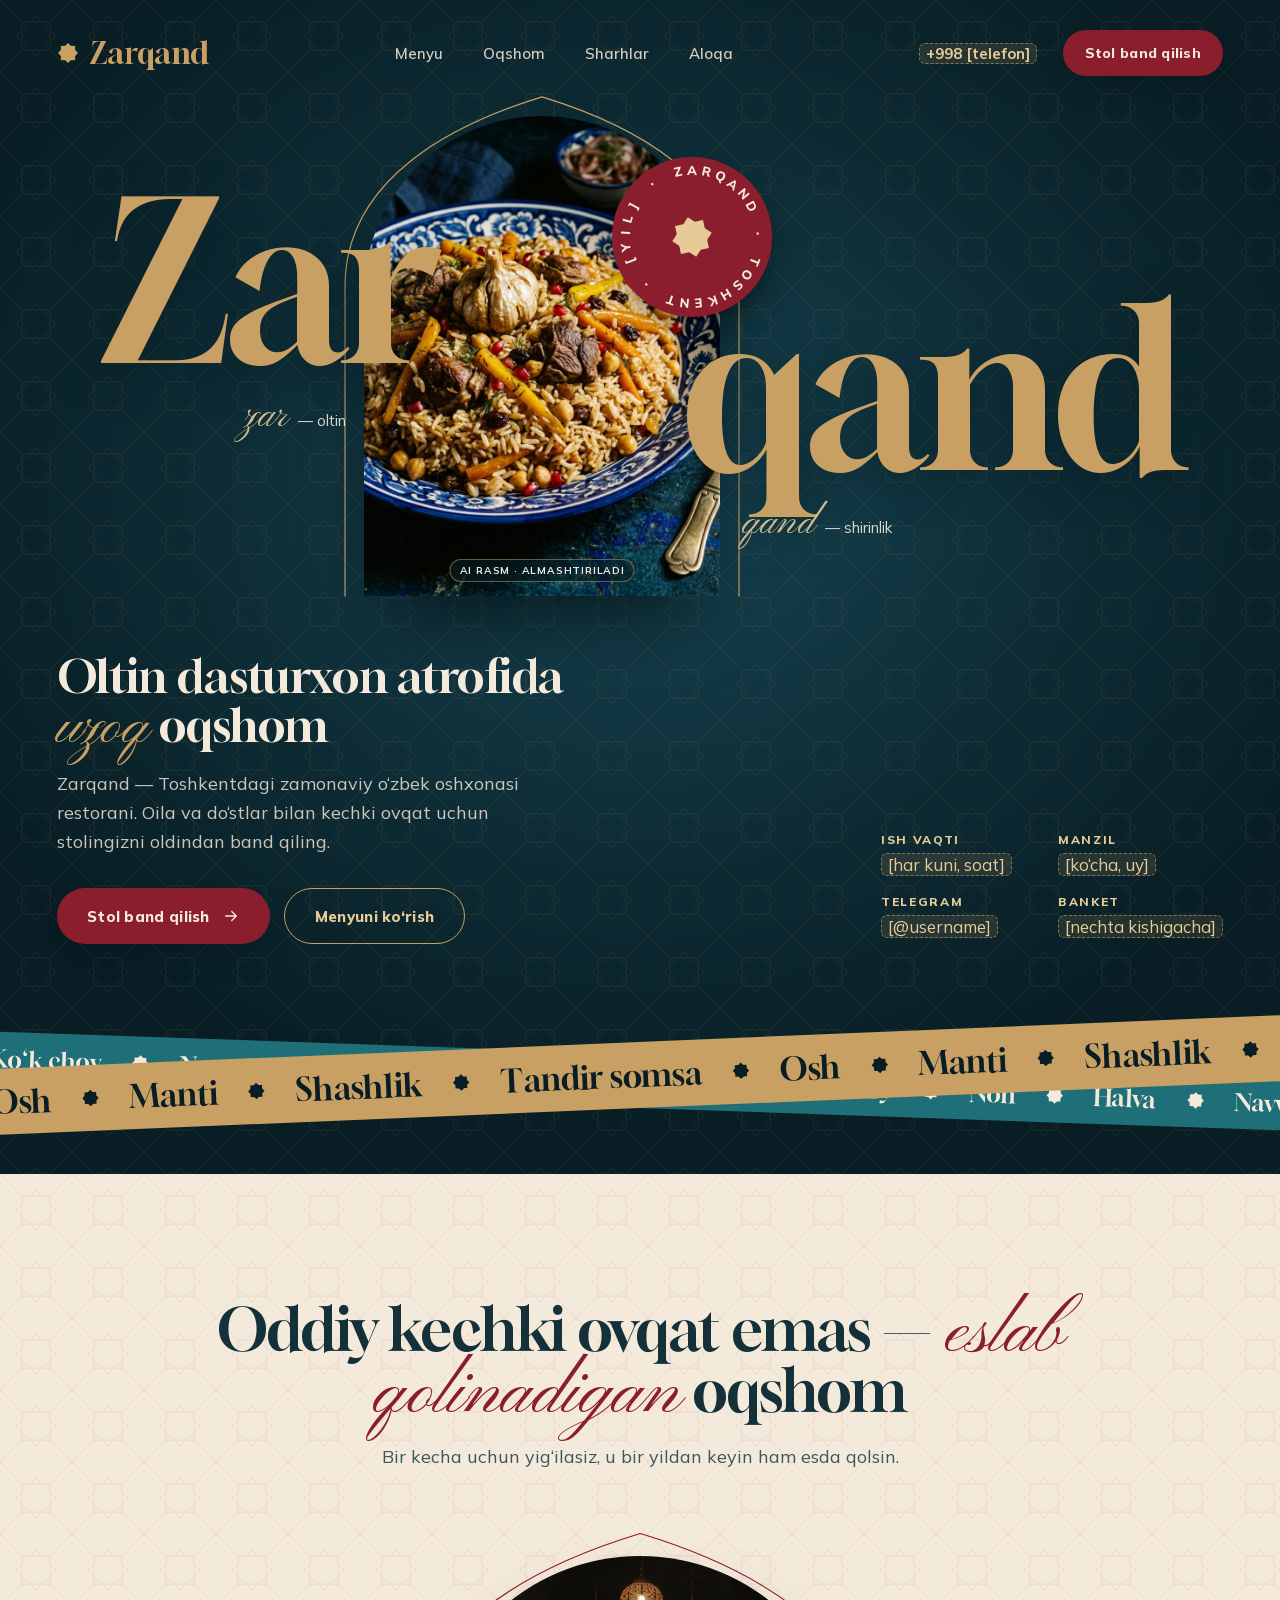
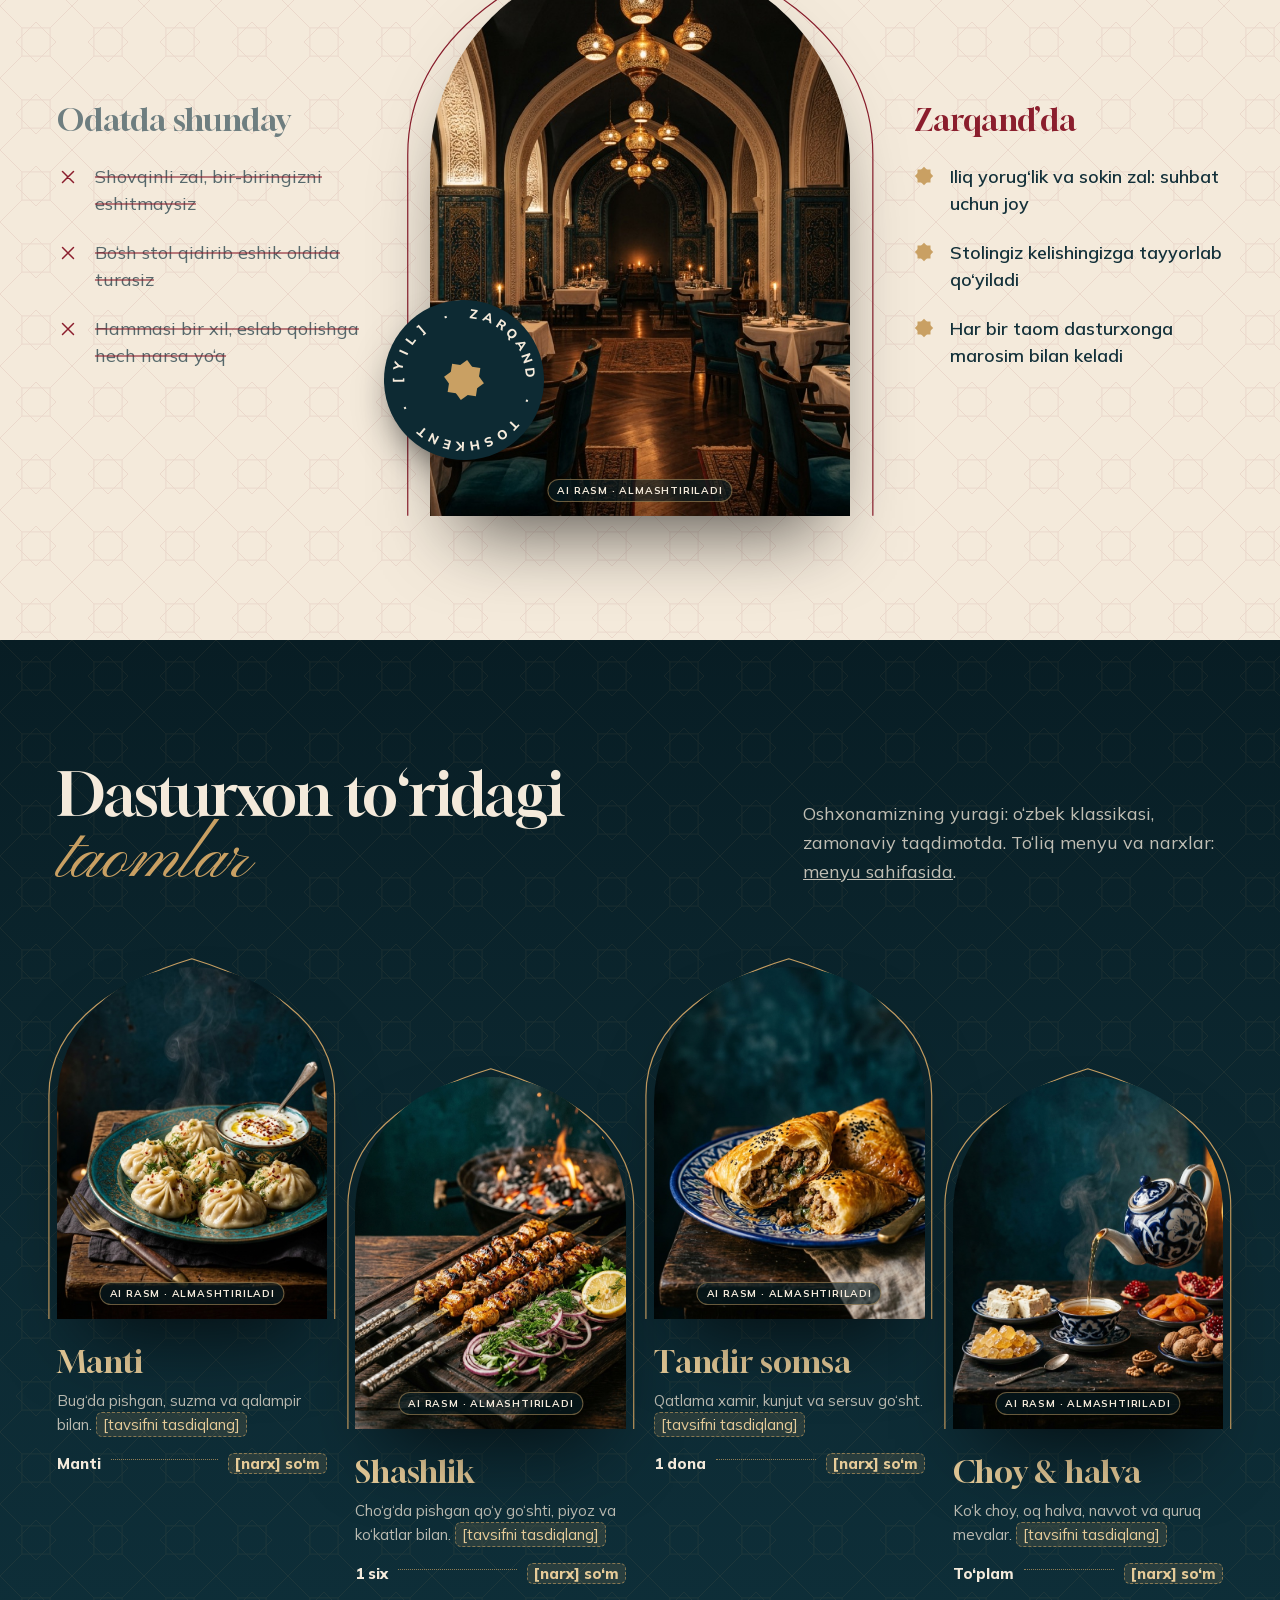
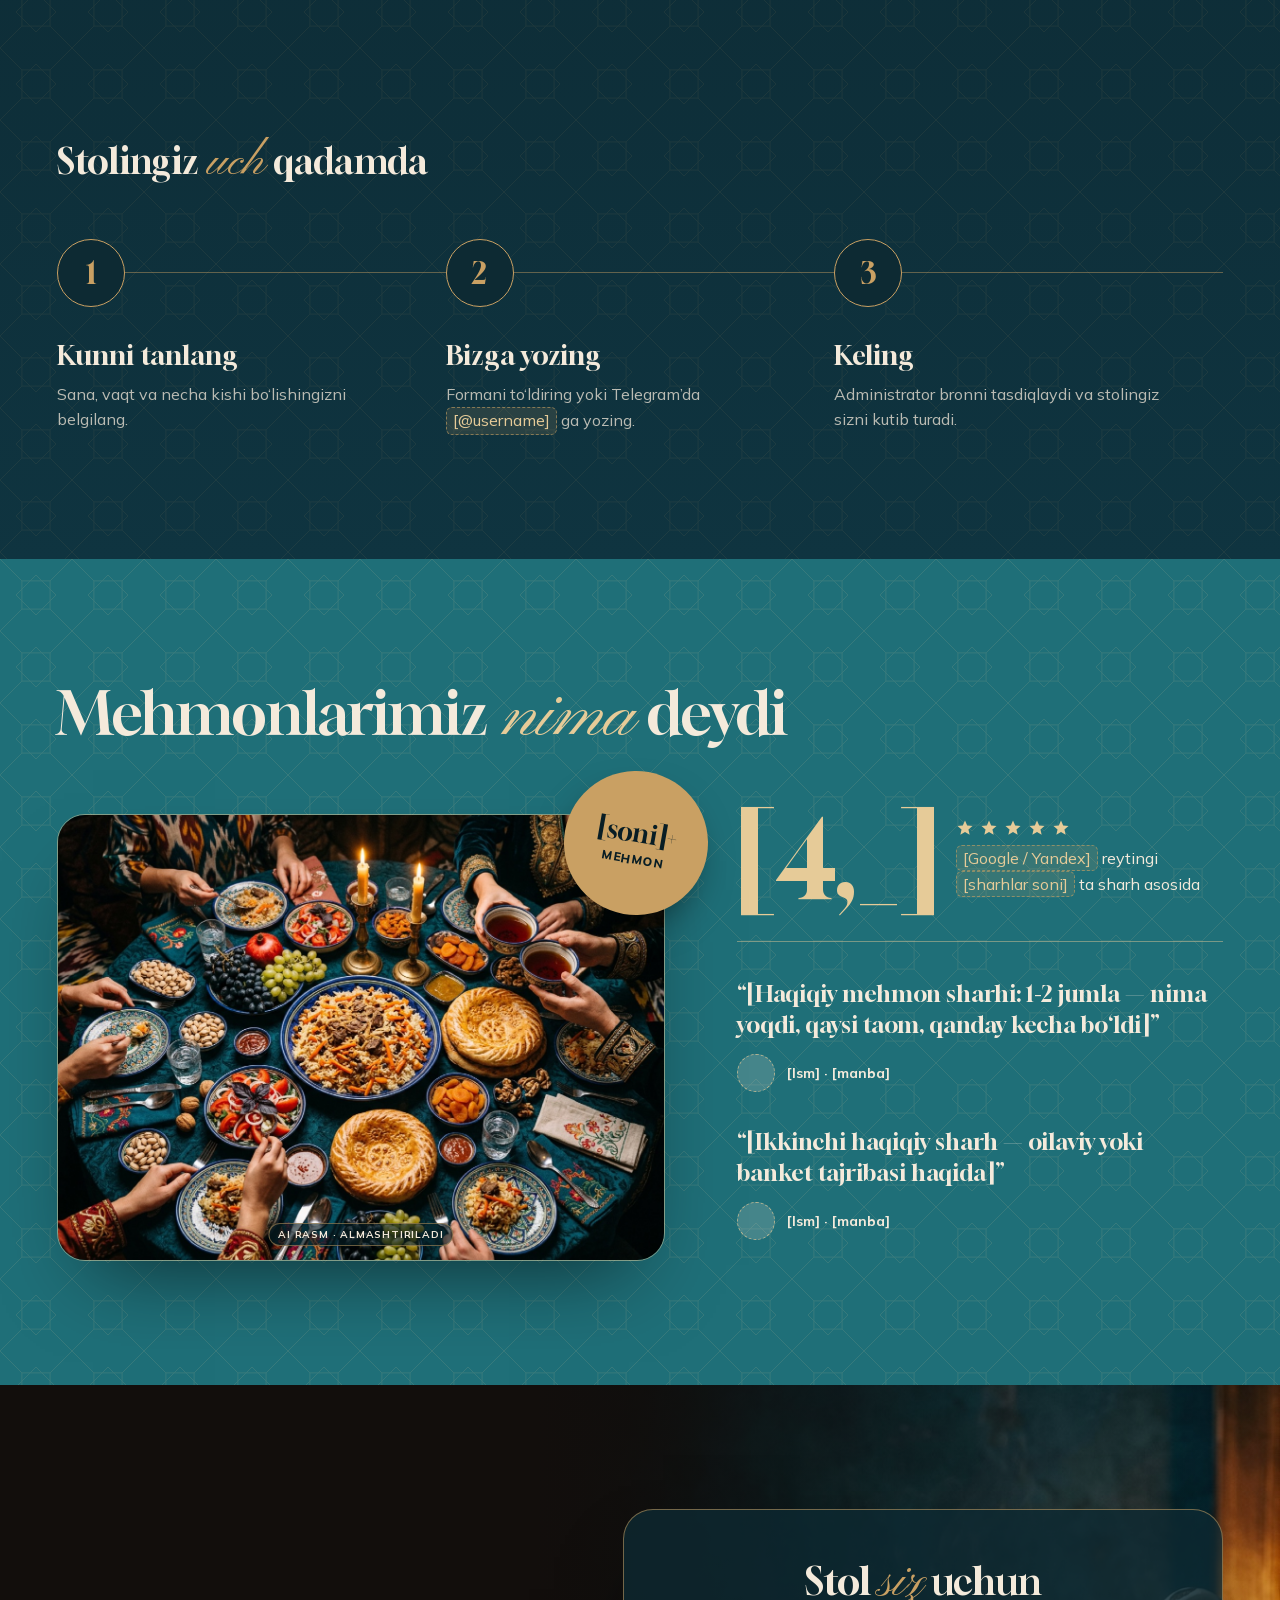
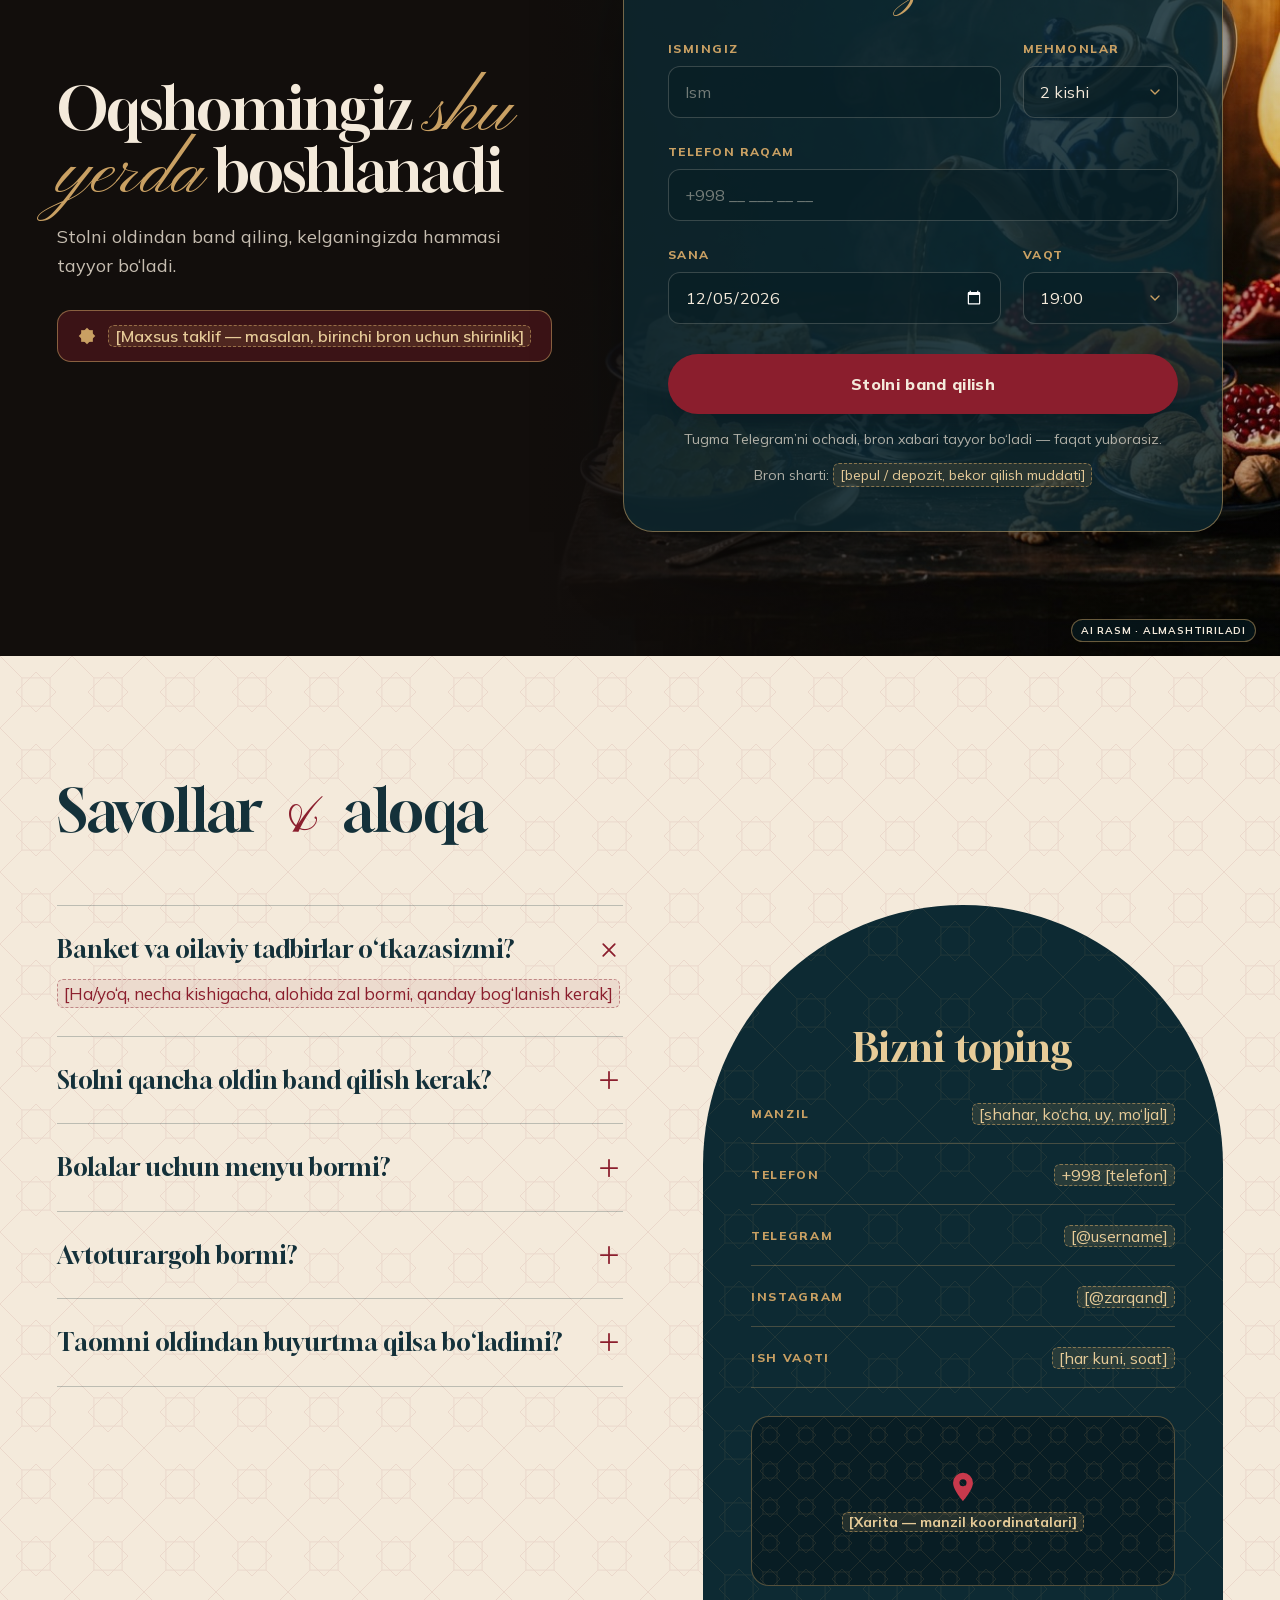
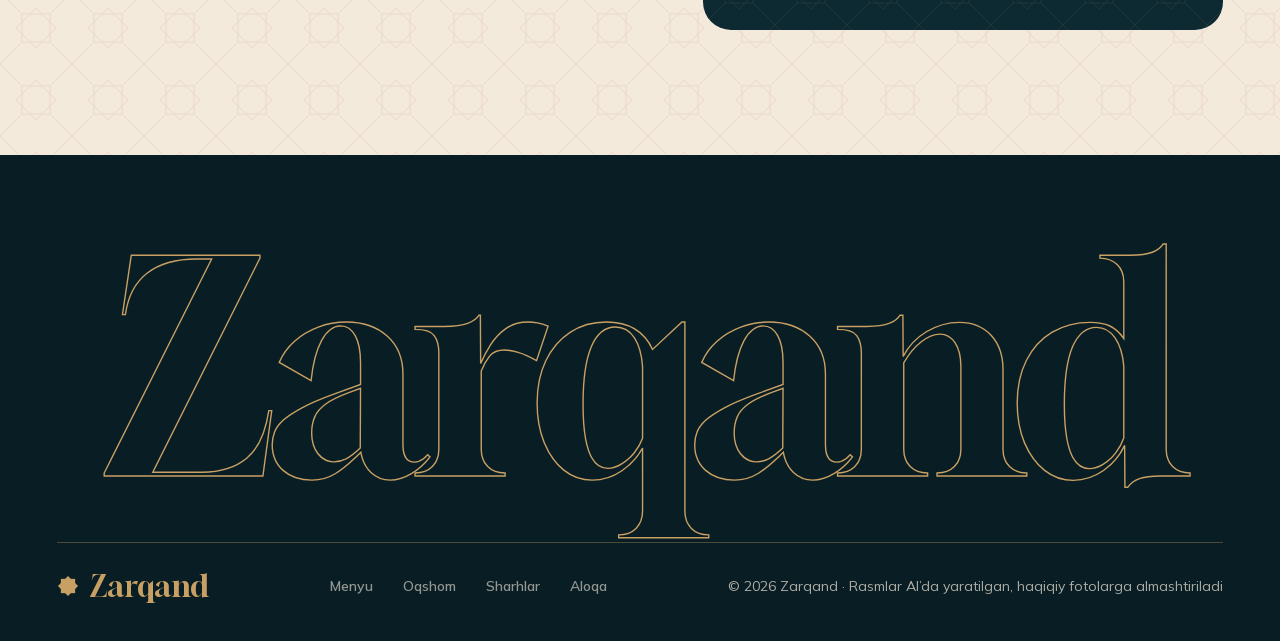
<file: index.html>
<!doctype html>
<html lang="uz">
<head>
<meta charset="utf-8">
<meta name="viewport" content="width=device-width, initial-scale=1">
<title>Zarqand — zamonaviy o‘zbek oshxonasi restorani</title>
<meta name="description" content="Zarqand — Toshkentdagi zamonaviy o‘zbek oshxonasi restorani. Oila va do‘stlar bilan kechki ovqat uchun stolingizni oldindan band qiling.">
<meta name="theme-color" content="#0D2A33">
<meta property="og:type" content="website">
<meta property="og:title" content="Zarqand — oltin dasturxon atrofida uzoq oqshom">
<meta property="og:description" content="Zamonaviy o‘zbek oshxonasi. Stolingizni oldindan band qiling.">
<meta property="og:image" content="/img/osh.jpg">
<link rel="icon" href="/favicon.svg" type="image/svg+xml">
<link rel="preload" href="/fonts/gloock-latin.woff2" as="font" type="font/woff2" crossorigin>
<link rel="preload" href="/fonts/mulish-latin.woff2" as="font" type="font/woff2" crossorigin>
<link rel="stylesheet" href="/css/style.css">
</head>
<body>

<!-- HERO -->
<header class="hero girih">
  <nav class="nav" aria-label="Asosiy menyu">
    <a class="logo" href="#"><svg class="star" viewBox="0 0 24 24" aria-hidden="true"><path d="M12 1 23 12 12 23 1 12Z"/><path d="M4.2 4.2h15.6v15.6H4.2Z"/></svg>Zarqand</a>
    <ul class="links" id="nav-links">
      <li><a href="/menyu.html">Menyu</a></li>
      <li><a href="#oqshom">Oqshom</a></li>
      <li><a href="#sharhlar">Sharhlar</a></li>
      <li><a href="#aloqa">Aloqa</a></li>
    </ul>
    <div class="nav-r">
      <span class="phone"><span class="ph">+998 [telefon]</span></span>
      <a class="btn btn-anor" href="#bron">Stol band qilish</a>
    </div>
    <button class="burger" type="button" aria-controls="nav-links" aria-expanded="false" aria-label="Menyuni ochish"><svg viewBox="0 0 24 24" fill="none" stroke="currentColor" stroke-width="1.6" stroke-linecap="round" aria-hidden="true"><path d="M4 8h16M4 16h11"/></svg></button>
  </nav>

  <div class="word" aria-hidden="true">
    <div class="w-left">
      <span class="big">Zar</span>
      <span class="gloss"><span class="script">zar</span> — oltin</span>
    </div>
    <div class="arch-wrap">
      <svg class="arch-line" viewBox="0 0 100 130" preserveAspectRatio="none"><path vector-effect="non-scaling-stroke" d="M1 130V50C1 22 28 8 50 1 72 8 99 22 99 50V130"/></svg>
      <div class="arch"><img src="/img/osh.jpg" alt="" width="1100" height="1100" fetchpriority="high"><span class="ai">AI rasm · almashtiriladi</span></div>
      <div class="stamp"><span style="--a:0.0deg">Z</span><span style="--a:12.4deg">A</span><span style="--a:24.8deg">R</span><span style="--a:37.2deg">Q</span><span style="--a:49.7deg">A</span><span style="--a:62.1deg">N</span><span style="--a:74.5deg">D</span><span style="--a:86.9deg">&nbsp;</span><span style="--a:99.3deg">·</span><span style="--a:111.7deg">&nbsp;</span><span style="--a:124.1deg">T</span><span style="--a:136.6deg">O</span><span style="--a:149.0deg">S</span><span style="--a:161.4deg">H</span><span style="--a:173.8deg">K</span><span style="--a:186.2deg">E</span><span style="--a:198.6deg">N</span><span style="--a:211.0deg">T</span><span style="--a:223.4deg">&nbsp;</span><span style="--a:235.9deg">·</span><span style="--a:248.3deg">&nbsp;</span><span style="--a:260.7deg">[</span><span style="--a:273.1deg">Y</span><span style="--a:285.5deg">I</span><span style="--a:297.9deg">L</span><span style="--a:310.3deg">]</span><span style="--a:322.8deg">&nbsp;</span><span style="--a:335.2deg">·</span><span style="--a:347.6deg">&nbsp;</span><svg class="star" viewBox="0 0 24 24"><path d="M12 1 23 12 12 23 1 12Z"/><path d="M4.2 4.2h15.6v15.6H4.2Z"/></svg></div>
    </div>
    <div class="w-right">
      <span class="big">qand</span>
      <span class="gloss"><span class="script">qand</span> — shirinlik</span>
    </div>
  </div>

  <div class="hero-foot">
    <div>
      <h1><span class="sr">Zarqand. </span>Oltin dasturxon atrofida <span class="script">uzoq</span> oqshom</h1>
      <p class="hero-sub">Zarqand — Toshkentdagi zamonaviy o‘zbek oshxonasi restorani. Oila va do‘stlar bilan kechki ovqat uchun stolingizni oldindan band qiling.</p>
      <div class="cta-row">
        <a class="btn btn-anor" href="#bron">Stol band qilish <svg viewBox="0 0 24 24" fill="none" stroke="currentColor" stroke-width="1.8" stroke-linecap="round" stroke-linejoin="round" aria-hidden="true"><path d="M5 12h14M13 6l6 6-6 6"/></svg></a>
        <a class="btn btn-line" href="/menyu.html">Menyuni ko‘rish</a>
      </div>
    </div>
    <dl class="info">
      <div><dt>Ish vaqti</dt><dd><span class="ph">[har kuni, soat]</span></dd></div>
      <div><dt>Manzil</dt><dd><span class="ph">[ko‘cha, uy]</span></dd></div>
      <div><dt>Telegram</dt><dd><span class="ph">[@username]</span></dd></div>
      <div><dt>Banket</dt><dd><span class="ph">[nechta kishigacha]</span></dd></div>
    </dl>
  </div>

  <div class="bands" aria-hidden="true">
    <div class="band b2">Ko‘k choy <svg class="star" viewBox="0 0 24 24"><path d="M12 1 23 12 12 23 1 12Z"/><path d="M4.2 4.2h15.6v15.6H4.2Z"/></svg> Non <svg class="star" viewBox="0 0 24 24"><path d="M12 1 23 12 12 23 1 12Z"/><path d="M4.2 4.2h15.6v15.6H4.2Z"/></svg> Halva <svg class="star" viewBox="0 0 24 24"><path d="M12 1 23 12 12 23 1 12Z"/><path d="M4.2 4.2h15.6v15.6H4.2Z"/></svg> Navvot <svg class="star" viewBox="0 0 24 24"><path d="M12 1 23 12 12 23 1 12Z"/><path d="M4.2 4.2h15.6v15.6H4.2Z"/></svg> Achichuk <svg class="star" viewBox="0 0 24 24"><path d="M12 1 23 12 12 23 1 12Z"/><path d="M4.2 4.2h15.6v15.6H4.2Z"/></svg> Ko‘k choy <svg class="star" viewBox="0 0 24 24"><path d="M12 1 23 12 12 23 1 12Z"/><path d="M4.2 4.2h15.6v15.6H4.2Z"/></svg> Non <svg class="star" viewBox="0 0 24 24"><path d="M12 1 23 12 12 23 1 12Z"/><path d="M4.2 4.2h15.6v15.6H4.2Z"/></svg> Halva <svg class="star" viewBox="0 0 24 24"><path d="M12 1 23 12 12 23 1 12Z"/><path d="M4.2 4.2h15.6v15.6H4.2Z"/></svg> Navvot <svg class="star" viewBox="0 0 24 24"><path d="M12 1 23 12 12 23 1 12Z"/><path d="M4.2 4.2h15.6v15.6H4.2Z"/></svg> Achichuk</div>
    <div class="band b1">Osh <svg class="star" viewBox="0 0 24 24"><path d="M12 1 23 12 12 23 1 12Z"/><path d="M4.2 4.2h15.6v15.6H4.2Z"/></svg> Manti <svg class="star" viewBox="0 0 24 24"><path d="M12 1 23 12 12 23 1 12Z"/><path d="M4.2 4.2h15.6v15.6H4.2Z"/></svg> Shashlik <svg class="star" viewBox="0 0 24 24"><path d="M12 1 23 12 12 23 1 12Z"/><path d="M4.2 4.2h15.6v15.6H4.2Z"/></svg> Tandir somsa <svg class="star" viewBox="0 0 24 24"><path d="M12 1 23 12 12 23 1 12Z"/><path d="M4.2 4.2h15.6v15.6H4.2Z"/></svg> Osh <svg class="star" viewBox="0 0 24 24"><path d="M12 1 23 12 12 23 1 12Z"/><path d="M4.2 4.2h15.6v15.6H4.2Z"/></svg> Manti <svg class="star" viewBox="0 0 24 24"><path d="M12 1 23 12 12 23 1 12Z"/><path d="M4.2 4.2h15.6v15.6H4.2Z"/></svg> Shashlik <svg class="star" viewBox="0 0 24 24"><path d="M12 1 23 12 12 23 1 12Z"/><path d="M4.2 4.2h15.6v15.6H4.2Z"/></svg> Tandir somsa</div>
  </div>
</header>

<main>
<!-- OG'RIQ VA YECHIM -->
<section class="oqshom cream girih anor" id="oqshom">
  <div class="in">
    <h2 class="h2">Oddiy kechki ovqat emas — <span class="script">eslab qolinadigan</span> oqshom</h2>
    <p class="lede">Bir kecha uchun yig‘ilasiz, u bir yildan keyin ham esda qolsin.</p>
    <div class="vs">
      <div class="col before">
        <h3>Odatda shunday</h3>
        <ul>
          <li><svg viewBox="0 0 24 24" fill="none" stroke="#8B1E2D" stroke-width="1.6" stroke-linecap="round" aria-hidden="true"><path d="M6 6l12 12M18 6 6 18"/></svg><span>Shovqinli zal, bir-biringizni eshitmaysiz</span></li>
          <li><svg viewBox="0 0 24 24" fill="none" stroke="#8B1E2D" stroke-width="1.6" stroke-linecap="round" aria-hidden="true"><path d="M6 6l12 12M18 6 6 18"/></svg><span>Bo‘sh stol qidirib eshik oldida turasiz</span></li>
          <li><svg viewBox="0 0 24 24" fill="none" stroke="#8B1E2D" stroke-width="1.6" stroke-linecap="round" aria-hidden="true"><path d="M6 6l12 12M18 6 6 18"/></svg><span>Hammasi bir xil, eslab qolishga hech narsa yo‘q</span></li>
        </ul>
      </div>
      <div class="arch-wrap">
        <svg class="arch-line" viewBox="0 0 100 130" preserveAspectRatio="none" aria-hidden="true"><path vector-effect="non-scaling-stroke" d="M1 130V50C1 22 28 8 50 1 72 8 99 22 99 50V130"/></svg>
        <div class="arch"><img src="/img/interyer.jpg" alt="Zarqand zali: ganch naqshli peshtoqlar va iliq chiroqlar" width="1400" height="939" loading="lazy"><span class="ai">AI rasm · almashtiriladi</span></div>
        <div class="stamp" aria-hidden="true"><span style="--a:0.0deg">Z</span><span style="--a:12.4deg">A</span><span style="--a:24.8deg">R</span><span style="--a:37.2deg">Q</span><span style="--a:49.7deg">A</span><span style="--a:62.1deg">N</span><span style="--a:74.5deg">D</span><span style="--a:86.9deg">&nbsp;</span><span style="--a:99.3deg">·</span><span style="--a:111.7deg">&nbsp;</span><span style="--a:124.1deg">T</span><span style="--a:136.6deg">O</span><span style="--a:149.0deg">S</span><span style="--a:161.4deg">H</span><span style="--a:173.8deg">K</span><span style="--a:186.2deg">E</span><span style="--a:198.6deg">N</span><span style="--a:211.0deg">T</span><span style="--a:223.4deg">&nbsp;</span><span style="--a:235.9deg">·</span><span style="--a:248.3deg">&nbsp;</span><span style="--a:260.7deg">[</span><span style="--a:273.1deg">Y</span><span style="--a:285.5deg">I</span><span style="--a:297.9deg">L</span><span style="--a:310.3deg">]</span><span style="--a:322.8deg">&nbsp;</span><span style="--a:335.2deg">·</span><span style="--a:347.6deg">&nbsp;</span><svg class="star" viewBox="0 0 24 24"><path d="M12 1 23 12 12 23 1 12Z"/><path d="M4.2 4.2h15.6v15.6H4.2Z"/></svg></div>
      </div>
      <div class="col after">
        <h3>Zarqand’da</h3>
        <ul>
          <li><svg class="star" viewBox="0 0 24 24" aria-hidden="true"><path d="M12 1 23 12 12 23 1 12Z"/><path d="M4.2 4.2h15.6v15.6H4.2Z"/></svg><span>Iliq yorug‘lik va sokin zal: suhbat uchun joy</span></li>
          <li><svg class="star" viewBox="0 0 24 24" aria-hidden="true"><path d="M12 1 23 12 12 23 1 12Z"/><path d="M4.2 4.2h15.6v15.6H4.2Z"/></svg><span>Stolingiz kelishingizga tayyorlab qo‘yiladi</span></li>
          <li><svg class="star" viewBox="0 0 24 24" aria-hidden="true"><path d="M12 1 23 12 12 23 1 12Z"/><path d="M4.2 4.2h15.6v15.6H4.2Z"/></svg><span>Har bir taom dasturxonga marosim bilan keladi</span></li>
        </ul>
      </div>
    </div>
  </div>
</section>

<!-- MENYU + 3 QADAM -->
<section class="menu girih" id="menyu">
  <div class="in">
    <div class="menu-head">
      <h2 class="h2">Dasturxon to‘ridagi <span class="script">taomlar</span></h2>
      <p class="lede">Oshxonamizning yuragi: o‘zbek klassikasi, zamonaviy taqdimotda. To‘liq menyu va narxlar: <a href="/menyu.html">menyu sahifasida</a>.</p>
    </div>
    <ul class="dishes">
      <li class="dish">
        <div class="arch-wrap"><svg class="arch-line" viewBox="0 0 100 130" preserveAspectRatio="none" aria-hidden="true"><path vector-effect="non-scaling-stroke" d="M1 130V50C1 22 28 8 50 1 72 8 99 22 99 50V130"/></svg><div class="arch"><img src="/img/manti.jpg" alt="Suzma bilan bug‘da pishgan manti" width="725" height="900" loading="lazy"><span class="ai">AI rasm · almashtiriladi</span></div></div>
        <h3>Manti</h3>
        <p>Bug‘da pishgan, suzma va qalampir bilan. <span class="ph">[tavsifni tasdiqlang]</span></p>
        <div class="price"><span>Manti</span><i></i><span class="ph">[narx] so‘m</span></div>
      </li>
      <li class="dish">
        <div class="arch-wrap"><svg class="arch-line" viewBox="0 0 100 130" preserveAspectRatio="none" aria-hidden="true"><path vector-effect="non-scaling-stroke" d="M1 130V50C1 22 28 8 50 1 72 8 99 22 99 50V130"/></svg><div class="arch"><img src="/img/shashlik.jpg" alt="Cho‘g‘da pishgan qo‘y go‘shti shashlik" width="725" height="900" loading="lazy"><span class="ai">AI rasm · almashtiriladi</span></div></div>
        <h3>Shashlik</h3>
        <p>Cho‘g‘da pishgan qo‘y go‘shti, piyoz va ko‘katlar bilan. <span class="ph">[tavsifni tasdiqlang]</span></p>
        <div class="price"><span>1 six</span><i></i><span class="ph">[narx] so‘m</span></div>
      </li>
      <li class="dish">
        <div class="arch-wrap"><svg class="arch-line" viewBox="0 0 100 130" preserveAspectRatio="none" aria-hidden="true"><path vector-effect="non-scaling-stroke" d="M1 130V50C1 22 28 8 50 1 72 8 99 22 99 50V130"/></svg><div class="arch"><img src="/img/samsa.jpg" alt="Kunjutli tandir somsa" width="725" height="900" loading="lazy"><span class="ai">AI rasm · almashtiriladi</span></div></div>
        <h3>Tandir somsa</h3>
        <p>Qatlama xamir, kunjut va sersuv go‘sht. <span class="ph">[tavsifni tasdiqlang]</span></p>
        <div class="price"><span>1 dona</span><i></i><span class="ph">[narx] so‘m</span></div>
      </li>
      <li class="dish">
        <div class="arch-wrap"><svg class="arch-line" viewBox="0 0 100 130" preserveAspectRatio="none" aria-hidden="true"><path vector-effect="non-scaling-stroke" d="M1 130V50C1 22 28 8 50 1 72 8 99 22 99 50V130"/></svg><div class="arch"><img src="/img/choy.jpg" alt="Ko‘k choy, halva va navvot" width="725" height="900" loading="lazy"><span class="ai">AI rasm · almashtiriladi</span></div></div>
        <h3>Choy &amp; halva</h3>
        <p>Ko‘k choy, oq halva, navvot va quruq mevalar. <span class="ph">[tavsifni tasdiqlang]</span></p>
        <div class="price"><span>To‘plam</span><i></i><span class="ph">[narx] so‘m</span></div>
      </li>
    </ul>

    <h3 class="steps-title">Stolingiz <span class="script">uch</span> qadamda</h3>
    <ol class="steps">
      <li class="step"><span class="n" aria-hidden="true">1</span><h4>Kunni tanlang</h4><p>Sana, vaqt va necha kishi bo‘lishingizni belgilang.</p></li>
      <li class="step"><span class="n" aria-hidden="true">2</span><h4>Bizga yozing</h4><p>Formani to‘ldiring yoki Telegram’da <span class="ph">[@username]</span> ga yozing.</p></li>
      <li class="step"><span class="n" aria-hidden="true">3</span><h4>Keling</h4><p>Administrator bronni tasdiqlaydi va stolingiz sizni kutib turadi.</p></li>
    </ol>
  </div>
</section>

<!-- IJTIMOIY ISBOT -->
<section class="proof girih light" id="sharhlar">
  <div class="in">
    <h2 class="h2">Mehmonlarimiz <span class="script">nima</span> deydi</h2>
    <div class="proof-grid">
      <figure class="photo">
        <img src="/img/dasturxon.jpg" alt="Mehmonlar to‘la dasturxon atrofida" width="1400" height="939" loading="lazy">
        <span class="ai">AI rasm · almashtiriladi</span>
        <div class="stamp"><b>[soni]+</b><small>mehmon</small></div>
      </figure>
      <div>
        <div class="rating">
          <span class="serif">[4,_]</span>
          <div>
            <div class="stars" aria-hidden="true"><svg viewBox="0 0 24 24" fill="currentColor"><path d="m12 2 2.9 6.6 7.1.6-5.4 4.7 1.6 7.1L12 17.3 5.8 21l1.6-7.1L2 9.2l7.1-.6Z"/></svg><svg viewBox="0 0 24 24" fill="currentColor"><path d="m12 2 2.9 6.6 7.1.6-5.4 4.7 1.6 7.1L12 17.3 5.8 21l1.6-7.1L2 9.2l7.1-.6Z"/></svg><svg viewBox="0 0 24 24" fill="currentColor"><path d="m12 2 2.9 6.6 7.1.6-5.4 4.7 1.6 7.1L12 17.3 5.8 21l1.6-7.1L2 9.2l7.1-.6Z"/></svg><svg viewBox="0 0 24 24" fill="currentColor"><path d="m12 2 2.9 6.6 7.1.6-5.4 4.7 1.6 7.1L12 17.3 5.8 21l1.6-7.1L2 9.2l7.1-.6Z"/></svg><svg viewBox="0 0 24 24" fill="currentColor"><path d="m12 2 2.9 6.6 7.1.6-5.4 4.7 1.6 7.1L12 17.3 5.8 21l1.6-7.1L2 9.2l7.1-.6Z"/></svg></div>
            <p><span class="ph">[Google / Yandex]</span> reytingi<br><span class="ph">[sharhlar soni]</span> ta sharh asosida</p>
          </div>
        </div>
        <div class="quotes">
          <blockquote class="quote"><p>“[Haqiqiy mehmon sharhi: 1-2 jumla — nima yoqdi, qaysi taom, qanday kecha bo‘ldi]”</p><footer><span class="av"></span>[Ism] · [manba]</footer></blockquote>
          <blockquote class="quote"><p>“[Ikkinchi haqiqiy sharh — oilaviy yoki banket tajribasi haqida]”</p><footer><span class="av"></span>[Ism] · [manba]</footer></blockquote>
        </div>
      </div>
    </div>
  </div>
</section>

<!-- BRON -->
<section class="bron" id="bron">
  <div class="bron-bg"><img src="/img/choy.jpg" alt="" width="725" height="900" loading="lazy"><span class="ai">AI rasm · almashtiriladi</span></div>
  <div class="in bron-in">
    <div>
      <h2 class="h2">Oqshomingiz <span class="script">shu yerda</span> boshlanadi</h2>
      <p class="lede">Stolni oldindan band qiling, kelganingizda hammasi tayyor bo‘ladi.</p>
      <div class="offer"><svg class="star" viewBox="0 0 24 24" aria-hidden="true"><path d="M12 1 23 12 12 23 1 12Z"/><path d="M4.2 4.2h15.6v15.6H4.2Z"/></svg><span class="ph">[Maxsus taklif — masalan, birinchi bron uchun shirinlik]</span></div>
    </div>
    <form class="form" id="bron-form" novalidate>
      <h3>Stol <span class="script">siz</span> uchun</h3>
      <div class="fields">
        <div class="f w2"><label for="f-name">Ismingiz</label><input id="f-name" name="name" type="text" autocomplete="name" placeholder="Ism" required><span class="msg">Ismingizni yozing</span></div>
        <div class="f guests"><label for="f-guests">Mehmonlar</label><select id="f-guests" name="guests"><option value="1">1 kishi</option><option value="2" selected>2 kishi</option><option value="3">3 kishi</option><option value="4">4 kishi</option><option value="5">5 kishi</option><option value="6">6 kishi</option><option value="7">7 kishi</option><option value="8">8 kishi</option><option value="9">9 kishi</option><option value="10">10 kishi</option><option value="11">11 kishi</option><option value="12">12 kishi</option><option value="12+">12+ kishi</option></select></div>
        <div class="f w3"><label for="f-phone">Telefon raqam</label><input id="f-phone" name="phone" type="tel" autocomplete="tel" inputmode="tel" placeholder="+998 __ ___ __ __" required><span class="msg">Telefon raqamni to‘liq kiriting: +998 va 9 ta raqam</span></div>
        <div class="f w2 date"><label for="f-date">Sana</label><input id="f-date" name="date" type="date" required><span class="msg">Sanani tanlang</span></div>
        <div class="f"><label for="f-time">Vaqt</label><select id="f-time" name="time"><option>11:00</option><option>11:30</option><option>12:00</option><option>12:30</option><option>13:00</option><option>13:30</option><option>14:00</option><option>14:30</option><option>15:00</option><option>15:30</option><option>16:00</option><option>16:30</option><option>17:00</option><option>17:30</option><option>18:00</option><option>18:30</option><option selected>19:00</option><option>19:30</option><option>20:00</option><option>20:30</option><option>21:00</option><option>21:30</option><option>22:00</option><option>22:30</option></select></div>
      </div>
      <button class="btn btn-anor" type="submit">Stolni band qilish</button>
      <p class="form-status" id="form-status" role="status" aria-live="polite"></p>
      <p class="form-note">Tugma Telegram’ni ochadi, bron xabari tayyor bo‘ladi — faqat yuborasiz.</p>
      <p class="form-note">Bron sharti: <span class="ph">[bepul / depozit, bekor qilish muddati]</span></p>
    </form>
  </div>
</section>

<!-- FAQ & ALOQA -->
<section class="faq cream girih anor" id="aloqa">
  <div class="in">
    <h2 class="h2">Savollar <span class="script">&amp;</span> aloqa</h2>
    <div class="faq-grid">
      <div>
        <details class="qa" open><summary>Banket va oilaviy tadbirlar o‘tkazasizmi? <svg viewBox="0 0 24 24" fill="none" stroke="currentColor" stroke-width="1.5" stroke-linecap="round" aria-hidden="true"><path d="M5 12h14M12 5v14"/></svg></summary><p><span class="ph">[Ha/yo‘q, necha kishigacha, alohida zal bormi, qanday bog‘lanish kerak]</span></p></details>
        <details class="qa"><summary>Stolni qancha oldin band qilish kerak? <svg viewBox="0 0 24 24" fill="none" stroke="currentColor" stroke-width="1.5" stroke-linecap="round" aria-hidden="true"><path d="M5 12h14M12 5v14"/></svg></summary><p><span class="ph">[Javob]</span></p></details>
        <details class="qa"><summary>Bolalar uchun menyu bormi? <svg viewBox="0 0 24 24" fill="none" stroke="currentColor" stroke-width="1.5" stroke-linecap="round" aria-hidden="true"><path d="M5 12h14M12 5v14"/></svg></summary><p><span class="ph">[Javob]</span></p></details>
        <details class="qa"><summary>Avtoturargoh bormi? <svg viewBox="0 0 24 24" fill="none" stroke="currentColor" stroke-width="1.5" stroke-linecap="round" aria-hidden="true"><path d="M5 12h14M12 5v14"/></svg></summary><p><span class="ph">[Javob]</span></p></details>
        <details class="qa"><summary>Taomni oldindan buyurtma qilsa bo‘ladimi? <svg viewBox="0 0 24 24" fill="none" stroke="currentColor" stroke-width="1.5" stroke-linecap="round" aria-hidden="true"><path d="M5 12h14M12 5v14"/></svg></summary><p><span class="ph">[Javob]</span></p></details>
      </div>
      <div class="contact girih">
        <h3>Bizni toping</h3>
        <dl class="clist">
          <div><dt>Manzil</dt><dd><span class="ph">[shahar, ko‘cha, uy, mo‘ljal]</span></dd></div>
          <div><dt>Telefon</dt><dd><span class="ph">+998 [telefon]</span></dd></div>
          <div><dt>Telegram</dt><dd><span class="ph">[@username]</span></dd></div>
          <div><dt>Instagram</dt><dd><span class="ph">[@zarqand]</span></dd></div>
          <div><dt>Ish vaqti</dt><dd><span class="ph">[har kuni, soat]</span></dd></div>
        </dl>
        <div class="map girih">
          <div class="pin"><svg viewBox="0 0 24 24" fill="currentColor" aria-hidden="true"><path d="M12 2a7 7 0 0 0-7 7c0 5.2 7 13 7 13s7-7.8 7-13a7 7 0 0 0-7-7Zm0 9.5A2.5 2.5 0 1 1 12 6.5a2.5 2.5 0 0 1 0 5Z"/></svg><span class="ph">[Xarita — manzil koordinatalari]</span></div>
        </div>
      </div>
    </div>
  </div>
</section>
</main>

<footer class="foot">
  <div class="giant" aria-hidden="true">Zarqand</div>
  <div class="foot-row">
    <a class="logo" href="#"><svg class="star" viewBox="0 0 24 24" aria-hidden="true"><path d="M12 1 23 12 12 23 1 12Z"/><path d="M4.2 4.2h15.6v15.6H4.2Z"/></svg>Zarqand</a>
    <ul class="links"><li><a href="/menyu.html">Menyu</a></li><li><a href="#oqshom">Oqshom</a></li><li><a href="#sharhlar">Sharhlar</a></li><li><a href="#aloqa">Aloqa</a></li></ul>
    <span>© 2026 Zarqand · Rasmlar AI’da yaratilgan, haqiqiy fotolarga almashtiriladi</span>
  </div>
</footer>

<script src="/js/main.js" defer></script>
</body>
</html>
</file>
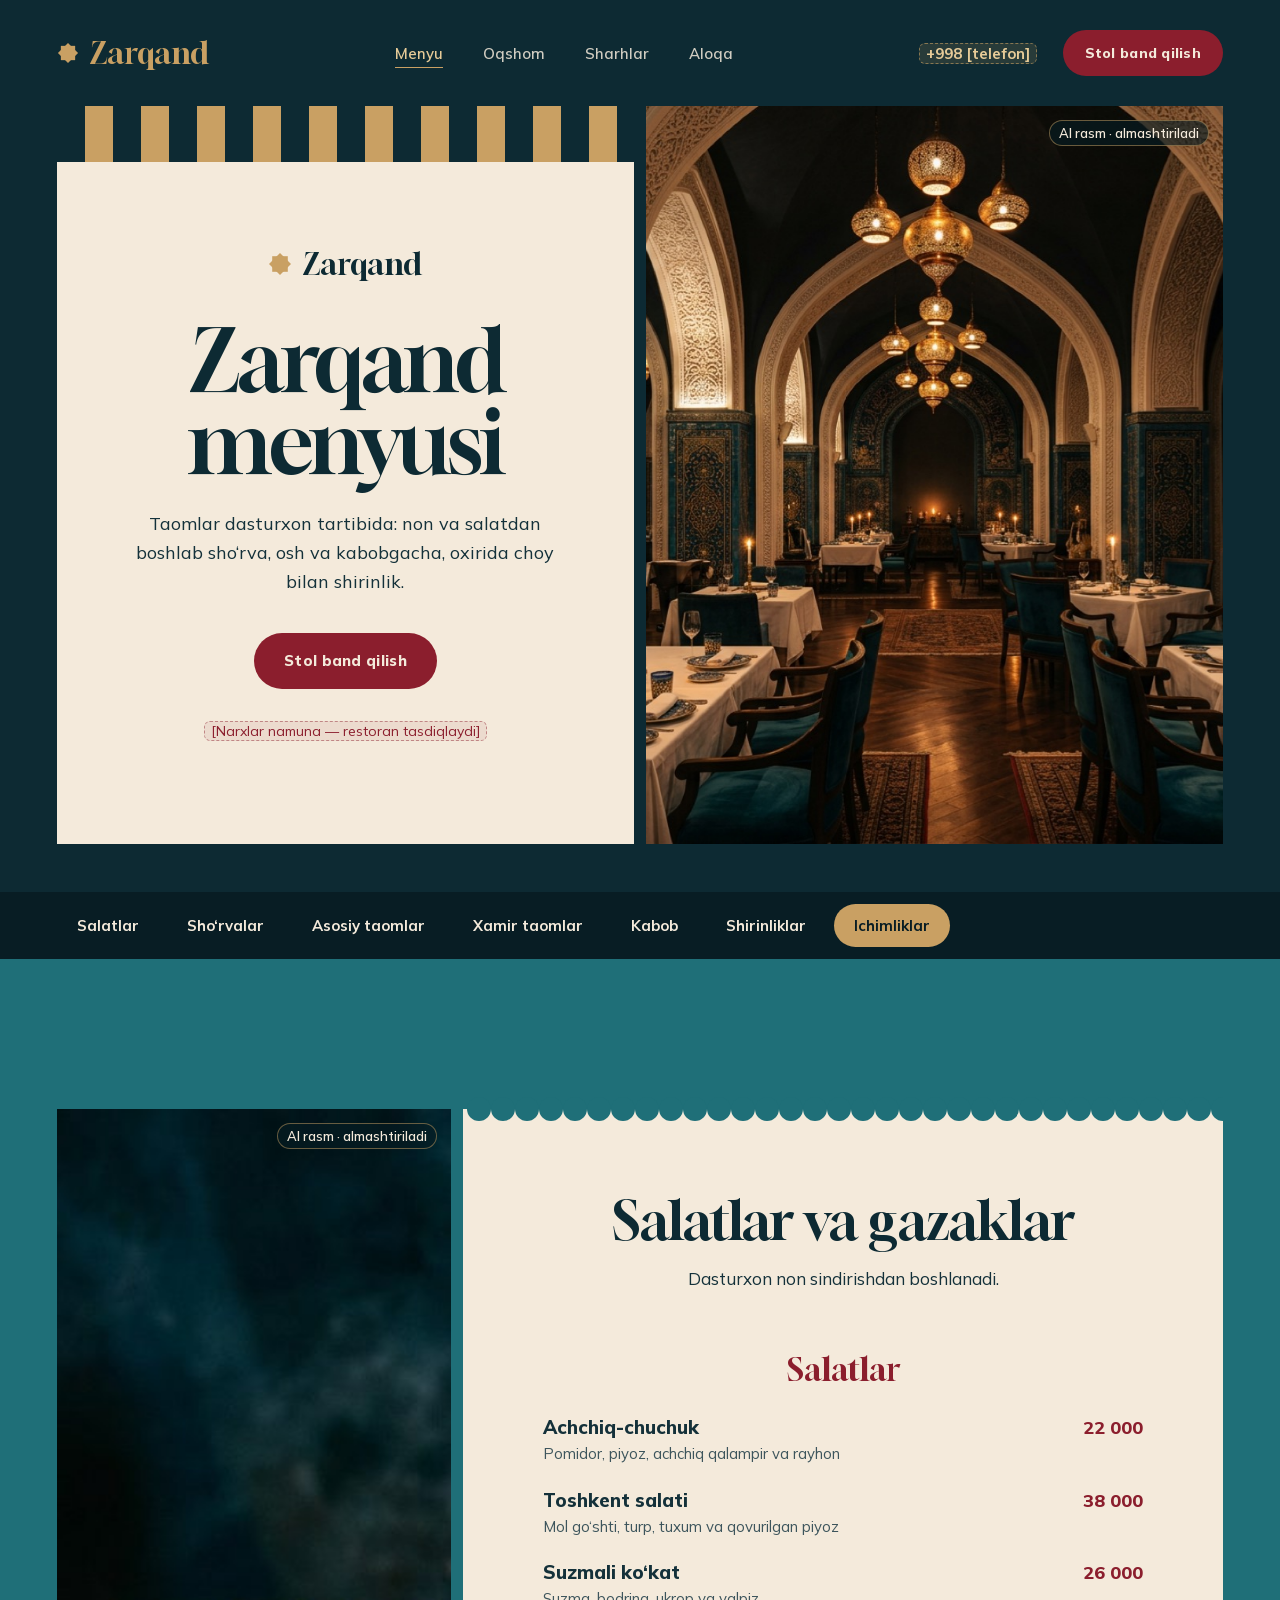
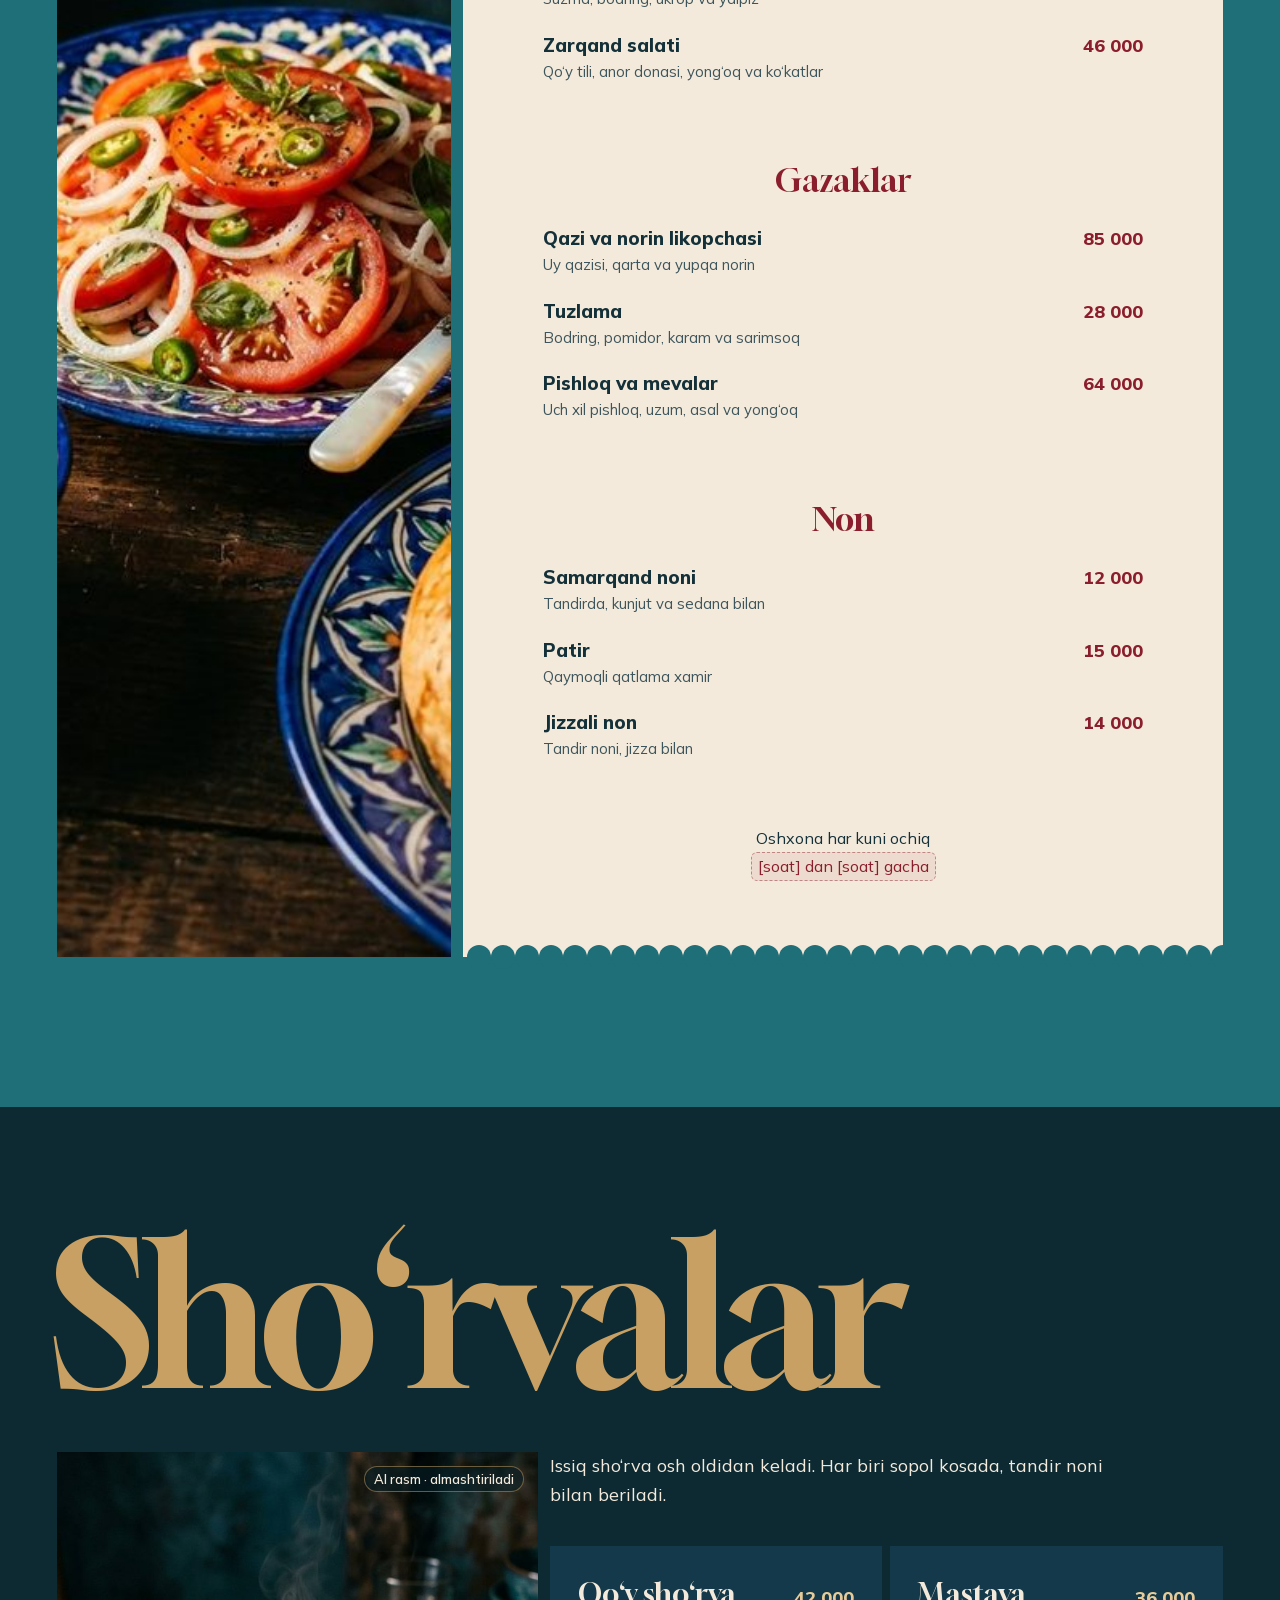
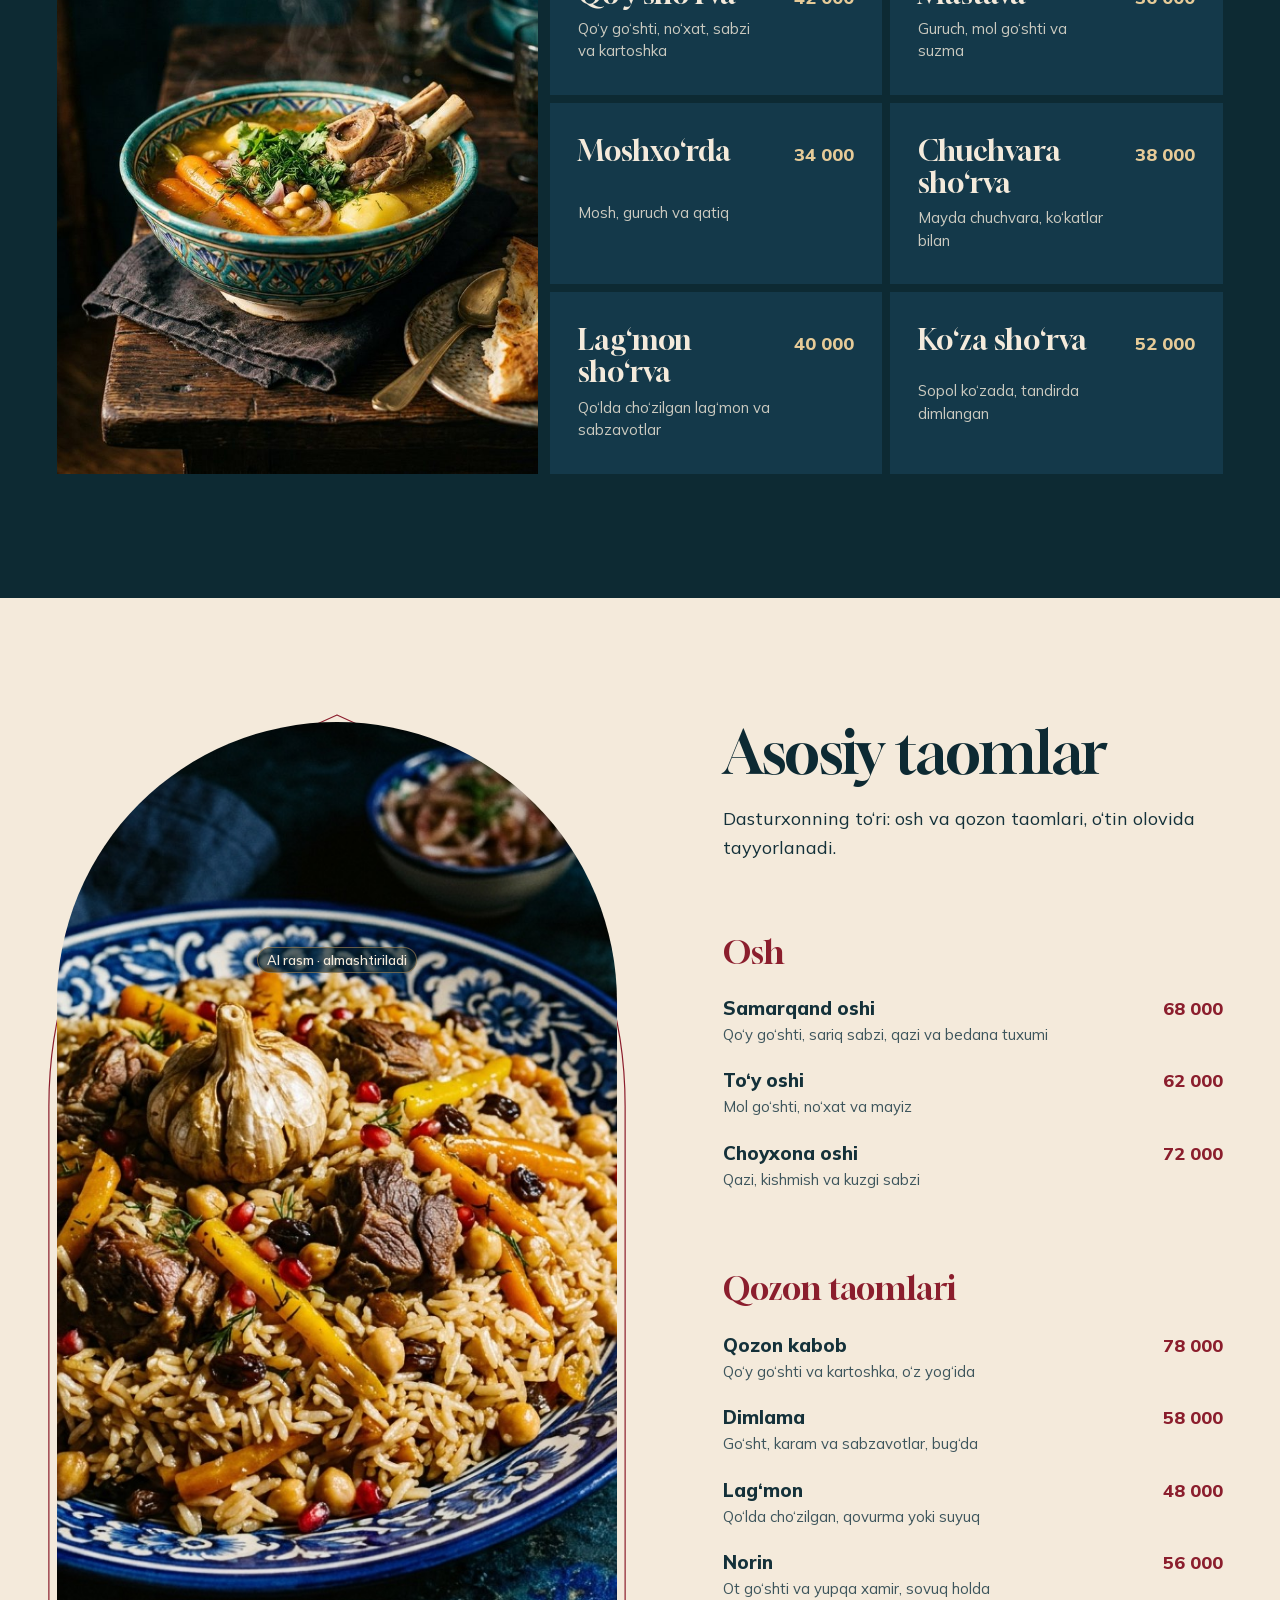
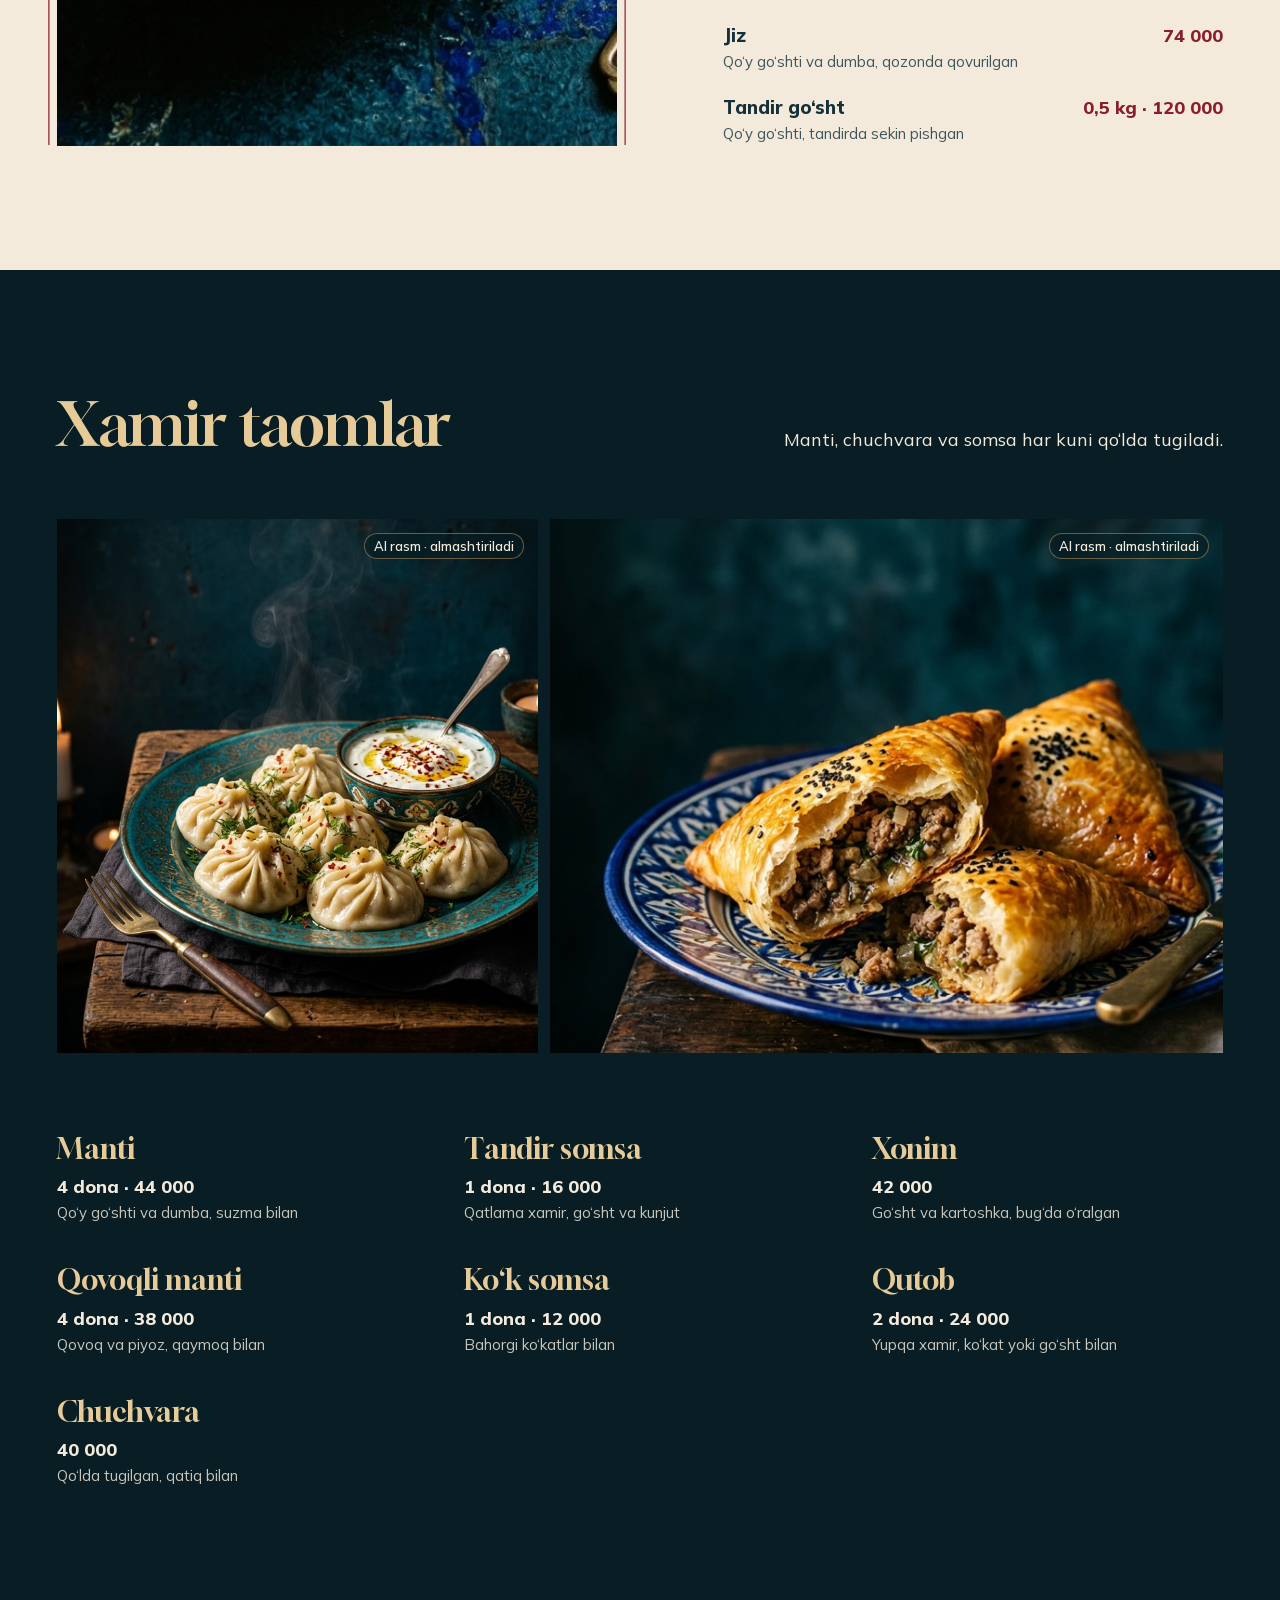
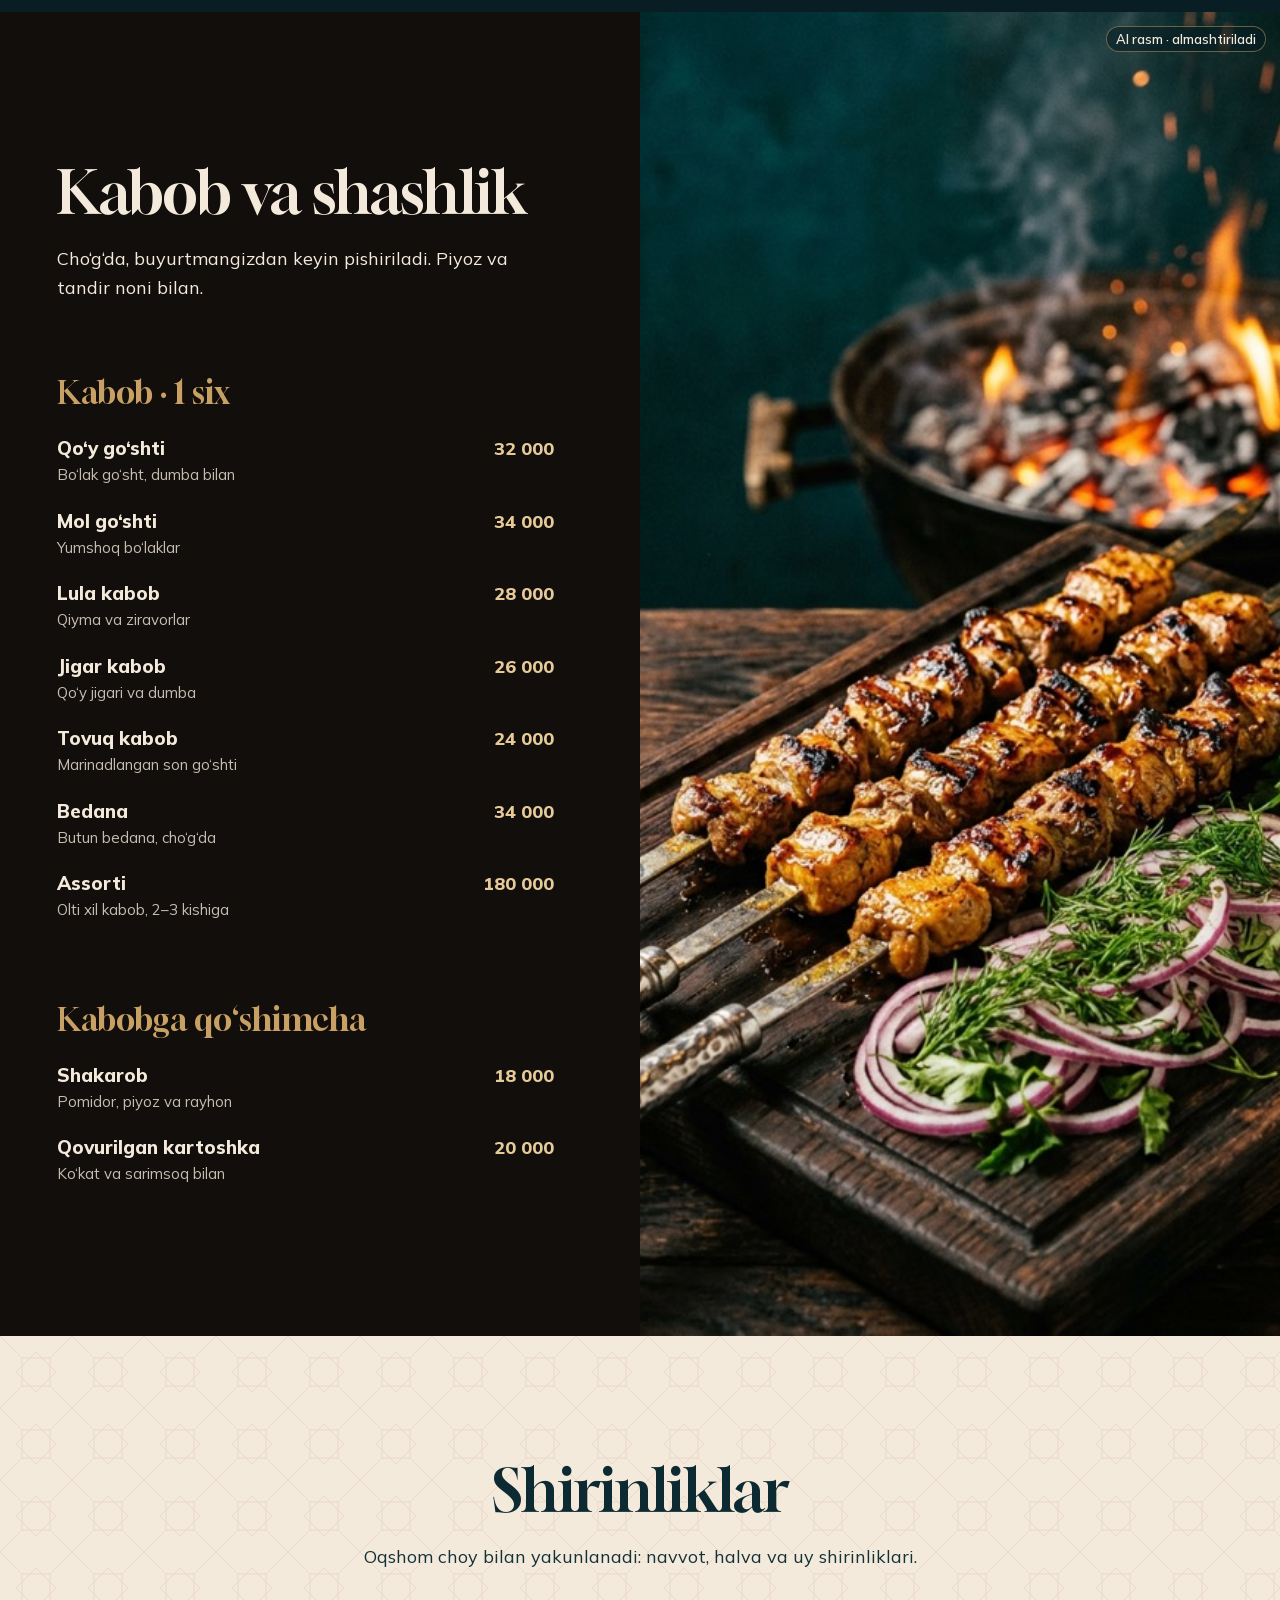
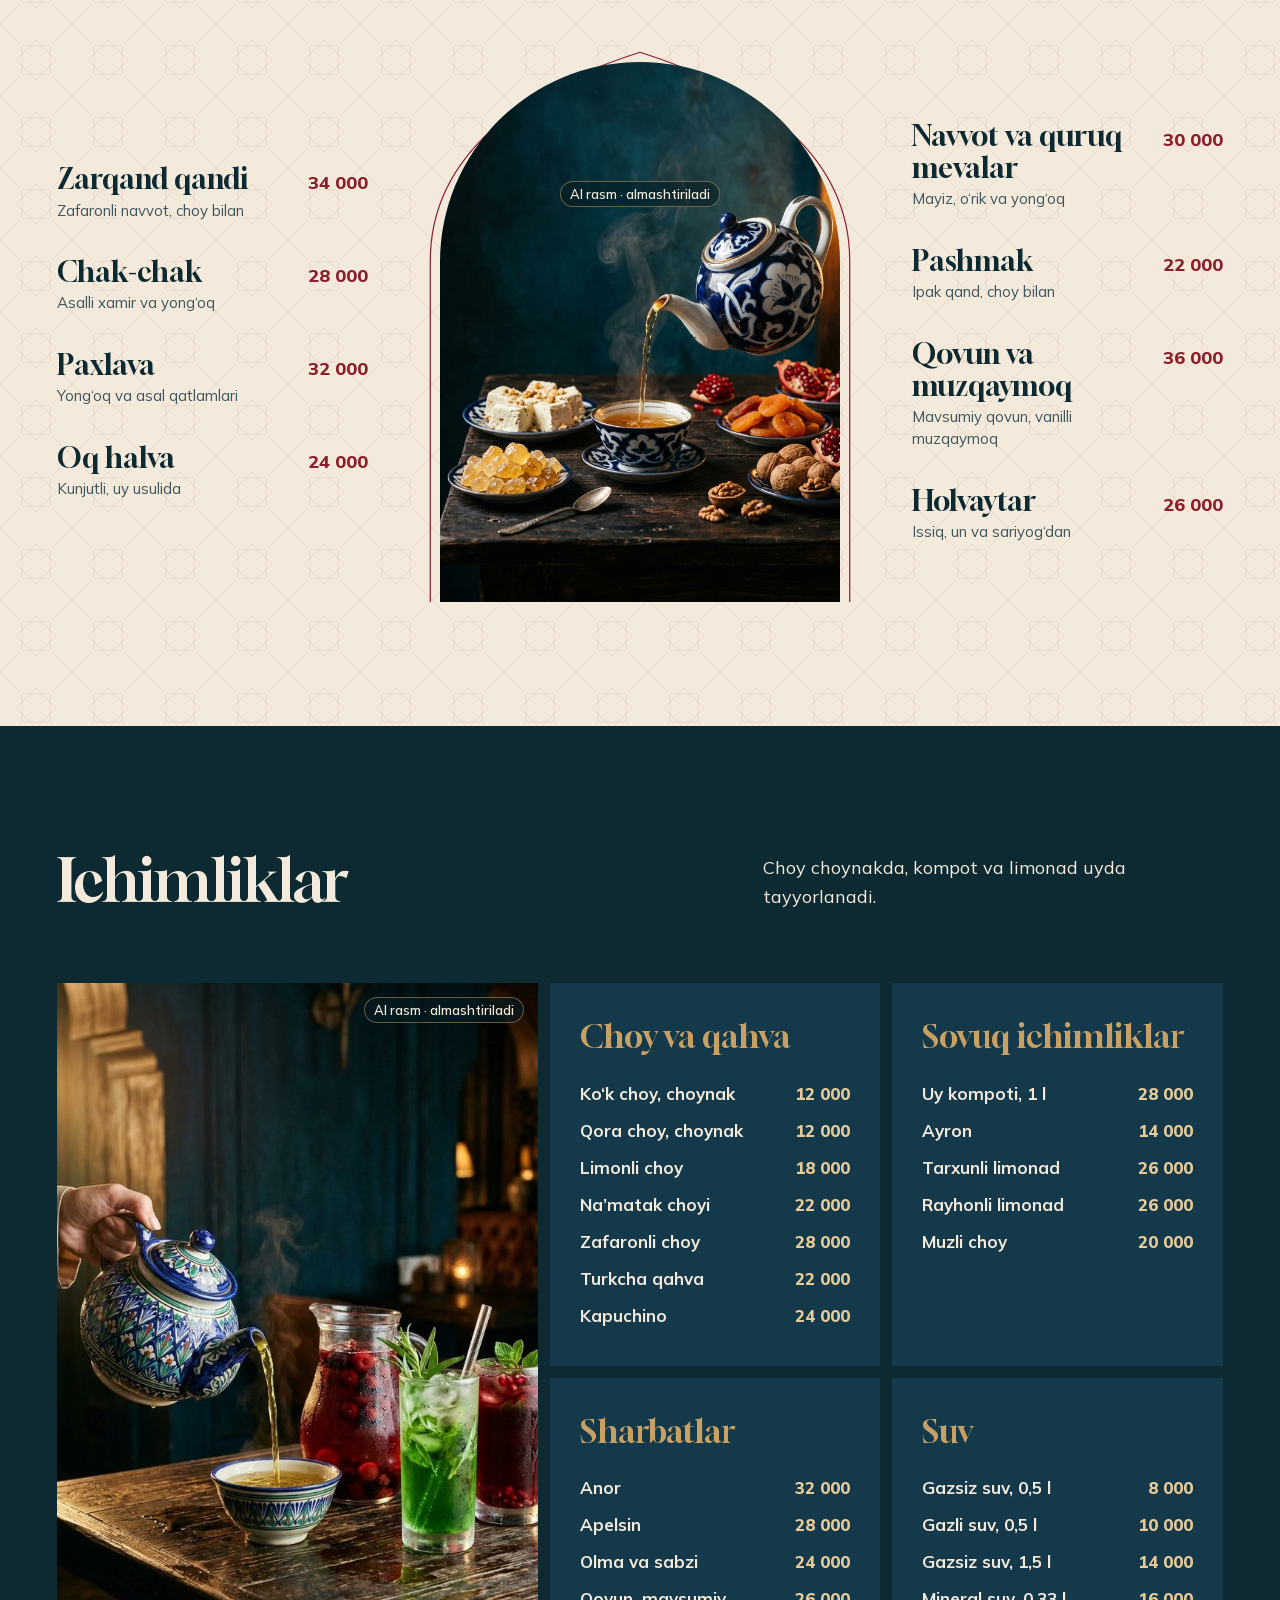
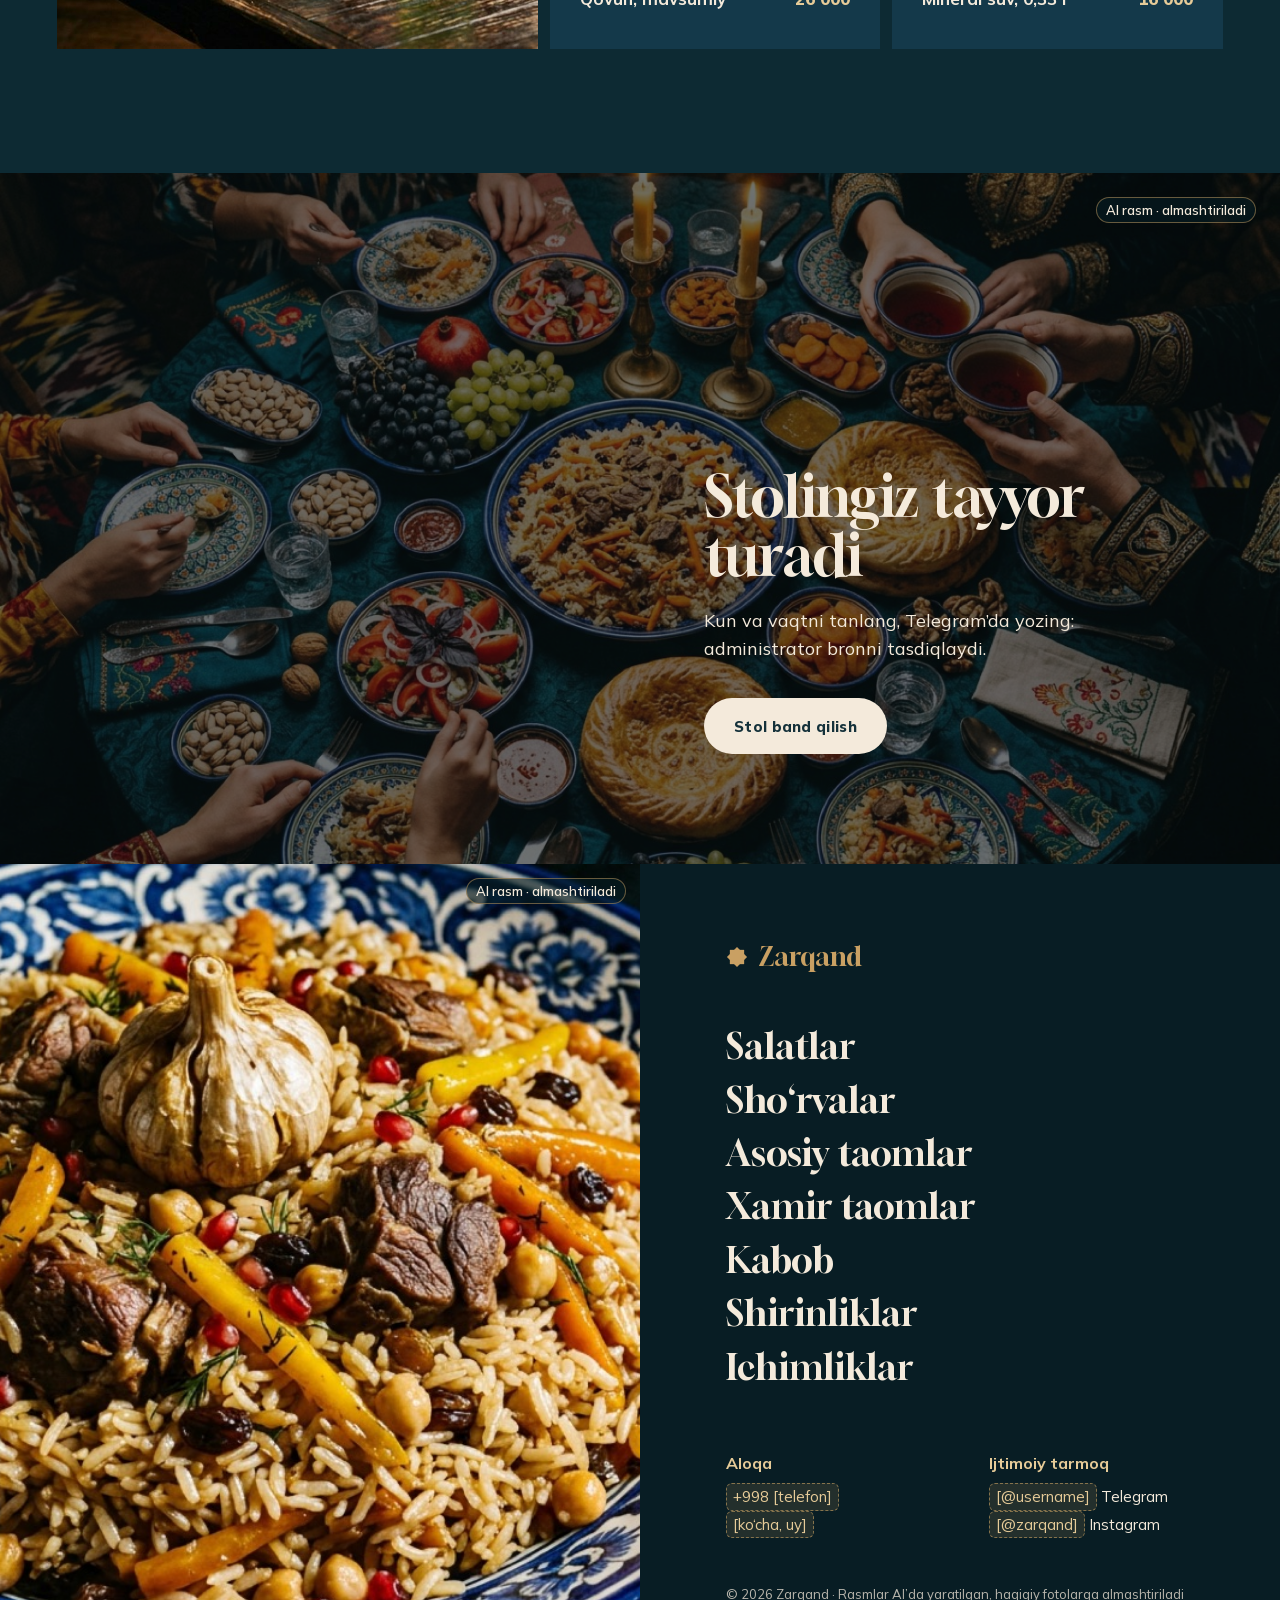
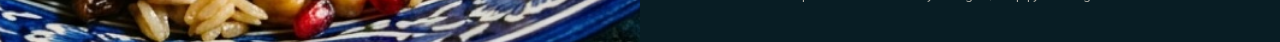
<file: menyu.html>
<!doctype html>
<html lang="uz">
<head>
<meta charset="utf-8">
<meta name="viewport" content="width=device-width, initial-scale=1">
<title>Menyu — Zarqand restorani</title>
<meta name="description" content="Zarqand menyusi: salatlar, sho‘rvalar, osh va qozon taomlari, manti va somsa, kabob, shirinliklar va ichimliklar.">
<meta name="theme-color" content="#0D2A33">
<meta property="og:type" content="website">
<meta property="og:title" content="Zarqand menyusi">
<meta property="og:description" content="Taomlar dasturxon tartibida: non va salatdan oshgacha, oxirida choy bilan shirinlik.">
<meta property="og:image" content="/img/osh.jpg">
<link rel="icon" href="/favicon.svg" type="image/svg+xml">
<link rel="preload" href="/fonts/gloock-latin.woff2" as="font" type="font/woff2" crossorigin>
<link rel="preload" href="/fonts/mulish-latin.woff2" as="font" type="font/woff2" crossorigin>
<link rel="stylesheet" href="/css/style.css">
<link rel="stylesheet" href="/css/menu.css">
</head>
<body>

<header>
  <nav class="nav" aria-label="Asosiy menyu">
    <a class="logo" href="/"><svg class="star" viewBox="0 0 24 24" aria-hidden="true"><path d="M12 1 23 12 12 23 1 12Z"/><path d="M4.2 4.2h15.6v15.6H4.2Z"/></svg>Zarqand</a>
    <ul class="links" id="nav-links">
      <li><a href="/menyu.html" aria-current="page">Menyu</a></li>
      <li><a href="/#oqshom">Oqshom</a></li>
      <li><a href="/#sharhlar">Sharhlar</a></li>
      <li><a href="/#aloqa">Aloqa</a></li>
    </ul>
    <div class="nav-r">
      <span class="phone"><span class="ph">+998 [telefon]</span></span>
      <a class="btn btn-anor" href="/#bron">Stol band qilish</a>
    </div>
    <button class="burger" type="button" aria-controls="nav-links" aria-expanded="false" aria-label="Menyuni ochish"><svg viewBox="0 0 24 24" fill="none" stroke="currentColor" stroke-width="1.6" stroke-linecap="round" aria-hidden="true"><path d="M4 8h16M4 16h11"/></svg></button>
  </nav>

  <div class="mhero">
    <div class="card">
      <div class="stripe" aria-hidden="true"><i></i><i></i><i></i><i></i><i></i><i></i><i></i><i></i><i></i><i></i><i></i><i></i><i></i><i></i><i></i><i></i><i></i><i></i><i></i><i></i><i></i><i></i><i></i><i></i><i></i><i></i><i></i><i></i><i></i><i></i></div>
      <span class="logo" aria-hidden="true"><svg class="star" viewBox="0 0 24 24" aria-hidden="true"><path d="M12 1 23 12 12 23 1 12Z"/><path d="M4.2 4.2h15.6v15.6H4.2Z"/></svg>Zarqand</span>
      <h1>Zarqand menyusi</h1>
      <p class="sub">Taomlar dasturxon tartibida: non va salatdan boshlab sho‘rva, osh va kabobgacha, oxirida choy bilan shirinlik.</p>
      <a class="btn btn-anor" href="/#bron">Stol band qilish</a>
      <span class="ph">[Narxlar namuna — restoran tasdiqlaydi]</span>
    </div>
    <div class="pic"><img src="/img/interyer.jpg" alt="Zarqand zali: peshtoqlar, oltin chiroqlar va dasturxonli stollar" width="1400" height="939" fetchpriority="high"><span class="ai">AI rasm · almashtiriladi</span></div>
  </div>
</header>

<nav class="catbar" aria-label="Menyu bo‘limlari">
  <ul>
    <li><a href="#salatlar">Salatlar</a></li>
    <li><a href="#shorvalar">Sho‘rvalar</a></li>
    <li><a href="#asosiy">Asosiy taomlar</a></li>
    <li><a href="#xamir">Xamir taomlar</a></li>
    <li><a href="#kabob">Kabob</a></li>
    <li><a href="#shirinlik">Shirinliklar</a></li>
    <li><a href="#ichimlik">Ichimliklar</a></li>
  </ul>
</nav>

<main>
<!-- SALATLAR -->
<section class="sheet-sec" id="salatlar">
  <div class="sheet-in">
    <div class="pic"><img src="/img/salat.jpg" alt="Achchiq-chuchuk salat, suzma va Samarqand noni" width="725" height="900" loading="lazy"><span class="ai">AI rasm · almashtiriladi</span></div>
    <div class="sheet">
      <div class="scallop t" aria-hidden="true"><i></i><i></i><i></i><i></i><i></i><i></i><i></i><i></i><i></i><i></i><i></i><i></i><i></i><i></i><i></i><i></i><i></i><i></i><i></i><i></i><i></i><i></i><i></i><i></i><i></i><i></i><i></i><i></i><i></i><i></i><i></i><i></i></div>
      <h2 class="h2">Salatlar va gazaklar</h2>
      <p class="note">Dasturxon non sindirishdan boshlanadi.</p>
      <div class="grp">
        <h3>Salatlar</h3>
        <ul class="list">
          <li class="it"><h4>Achchiq-chuchuk</h4><span class="pr">22 000</span><p>Pomidor, piyoz, achchiq qalampir va rayhon</p></li>
          <li class="it"><h4>Toshkent salati</h4><span class="pr">38 000</span><p>Mol go‘shti, turp, tuxum va qovurilgan piyoz</p></li>
          <li class="it"><h4>Suzmali ko‘kat</h4><span class="pr">26 000</span><p>Suzma, bodring, ukrop va yalpiz</p></li>
          <li class="it"><h4>Zarqand salati</h4><span class="pr">46 000</span><p>Qo‘y tili, anor donasi, yong‘oq va ko‘katlar</p></li>
        </ul>
      </div>
      <div class="grp">
        <h3>Gazaklar</h3>
        <ul class="list">
          <li class="it"><h4>Qazi va norin likopchasi</h4><span class="pr">85 000</span><p>Uy qazisi, qarta va yupqa norin</p></li>
          <li class="it"><h4>Tuzlama</h4><span class="pr">28 000</span><p>Bodring, pomidor, karam va sarimsoq</p></li>
          <li class="it"><h4>Pishloq va mevalar</h4><span class="pr">64 000</span><p>Uch xil pishloq, uzum, asal va yong‘oq</p></li>
        </ul>
      </div>
      <div class="grp">
        <h3>Non</h3>
        <ul class="list">
          <li class="it"><h4>Samarqand noni</h4><span class="pr">12 000</span><p>Tandirda, kunjut va sedana bilan</p></li>
          <li class="it"><h4>Patir</h4><span class="pr">15 000</span><p>Qaymoqli qatlama xamir</p></li>
          <li class="it"><h4>Jizzali non</h4><span class="pr">14 000</span><p>Tandir noni, jizza bilan</p></li>
        </ul>
      </div>
      <p class="hours">Oshxona har kuni ochiq<br><span class="ph">[soat] dan [soat] gacha</span></p>
      <div class="scallop b" aria-hidden="true"><i></i><i></i><i></i><i></i><i></i><i></i><i></i><i></i><i></i><i></i><i></i><i></i><i></i><i></i><i></i><i></i><i></i><i></i><i></i><i></i><i></i><i></i><i></i><i></i><i></i><i></i><i></i><i></i><i></i><i></i><i></i><i></i></div>
    </div>
  </div>
</section>

<!-- SHO'RVALAR -->
<section class="soup" id="shorvalar">
  <div class="in">
    <h2 class="h2">Sho‘rvalar</h2>
    <div class="soup-row">
      <div class="pic"><img src="/img/shorva.jpg" alt="Sopol kosada qo‘y sho‘rva" width="725" height="900" loading="lazy"><span class="ai">AI rasm · almashtiriladi</span></div>
      <div>
        <p class="lede">Issiq sho‘rva osh oldidan keladi. Har biri sopol kosada, tandir noni bilan beriladi.</p>
        <ul class="bars">
          <li class="it bar"><h4>Qo‘y sho‘rva</h4><span class="pr">42 000</span><p>Qo‘y go‘shti, no‘xat, sabzi va kartoshka</p></li>
          <li class="it bar"><h4>Mastava</h4><span class="pr">36 000</span><p>Guruch, mol go‘shti va suzma</p></li>
          <li class="it bar"><h4>Moshxo‘rda</h4><span class="pr">34 000</span><p>Mosh, guruch va qatiq</p></li>
          <li class="it bar"><h4>Chuchvara sho‘rva</h4><span class="pr">38 000</span><p>Mayda chuchvara, ko‘katlar bilan</p></li>
          <li class="it bar"><h4>Lag‘mon sho‘rva</h4><span class="pr">40 000</span><p>Qo‘lda cho‘zilgan lag‘mon va sabzavotlar</p></li>
          <li class="it bar"><h4>Ko‘za sho‘rva</h4><span class="pr">52 000</span><p>Sopol ko‘zada, tandirda dimlangan</p></li>
        </ul>
      </div>
    </div>
  </div>
</section>

<!-- ASOSIY TAOMLAR -->
<section class="main cream" id="asosiy">
  <div class="in main-in">
    <div class="arch-wrap"><svg class="arch-line" viewBox="0 0 100 130" preserveAspectRatio="none" aria-hidden="true"><path vector-effect="non-scaling-stroke" d="M1 130V50C1 22 28 8 50 1 72 8 99 22 99 50V130"/></svg><div class="arch"><img src="/img/osh.jpg" alt="Samarqand oshi, Rishton lagan ustida" width="1100" height="1100" loading="lazy"><span class="ai">AI rasm · almashtiriladi</span></div></div>
    <div>
      <h2 class="h2">Asosiy taomlar</h2>
      <p class="lede">Dasturxonning to‘ri: osh va qozon taomlari, o‘tin olovida tayyorlanadi.</p>
      <div class="grp">
        <h3>Osh</h3>
        <ul class="list">
          <li class="it"><h4>Samarqand oshi</h4><span class="pr">68 000</span><p>Qo‘y go‘shti, sariq sabzi, qazi va bedana tuxumi</p></li>
          <li class="it"><h4>To‘y oshi</h4><span class="pr">62 000</span><p>Mol go‘shti, no‘xat va mayiz</p></li>
          <li class="it"><h4>Choyxona oshi</h4><span class="pr">72 000</span><p>Qazi, kishmish va kuzgi sabzi</p></li>
        </ul>
      </div>
      <div class="grp">
        <h3>Qozon taomlari</h3>
        <ul class="list">
          <li class="it"><h4>Qozon kabob</h4><span class="pr">78 000</span><p>Qo‘y go‘shti va kartoshka, o‘z yog‘ida</p></li>
          <li class="it"><h4>Dimlama</h4><span class="pr">58 000</span><p>Go‘sht, karam va sabzavotlar, bug‘da</p></li>
          <li class="it"><h4>Lag‘mon</h4><span class="pr">48 000</span><p>Qo‘lda cho‘zilgan, qovurma yoki suyuq</p></li>
          <li class="it"><h4>Norin</h4><span class="pr">56 000</span><p>Ot go‘shti va yupqa xamir, sovuq holda</p></li>
          <li class="it"><h4>Jiz</h4><span class="pr">74 000</span><p>Qo‘y go‘shti va dumba, qozonda qovurilgan</p></li>
          <li class="it"><h4>Tandir go‘sht</h4><span class="pr">0,5 kg · 120 000</span><p>Qo‘y go‘shti, tandirda sekin pishgan</p></li>
        </ul>
      </div>
    </div>
  </div>
</section>

<!-- XAMIR TAOMLAR -->
<section class="dough" id="xamir">
  <div class="in">
    <div class="head">
      <h2 class="h2">Xamir taomlar</h2>
      <p class="lede">Manti, chuchvara va somsa har kuni qo‘lda tugiladi.</p>
    </div>
    <div class="prow">
      <div class="pic"><img src="/img/manti.jpg" alt="Suzma bilan bug‘da pishgan manti" width="725" height="900" loading="lazy"><span class="ai">AI rasm · almashtiriladi</span></div>
      <div class="pic"><img src="/img/samsa.jpg" alt="Kunjutli tandir somsa" width="725" height="900" loading="lazy"><span class="ai">AI rasm · almashtiriladi</span></div>
    </div>
    <div class="cols">
      <ul class="list">
        <li class="it"><h4>Manti</h4><span class="pr">4 dona · 44 000</span><p>Qo‘y go‘shti va dumba, suzma bilan</p></li>
        <li class="it"><h4>Qovoqli manti</h4><span class="pr">4 dona · 38 000</span><p>Qovoq va piyoz, qaymoq bilan</p></li>
        <li class="it"><h4>Chuchvara</h4><span class="pr">40 000</span><p>Qo‘lda tugilgan, qatiq bilan</p></li>
      </ul>
      <ul class="list">
        <li class="it"><h4>Tandir somsa</h4><span class="pr">1 dona · 16 000</span><p>Qatlama xamir, go‘sht va kunjut</p></li>
        <li class="it"><h4>Ko‘k somsa</h4><span class="pr">1 dona · 12 000</span><p>Bahorgi ko‘katlar bilan</p></li>
      </ul>
      <ul class="list">
        <li class="it"><h4>Xonim</h4><span class="pr">42 000</span><p>Go‘sht va kartoshka, bug‘da o‘ralgan</p></li>
        <li class="it"><h4>Qutob</h4><span class="pr">2 dona · 24 000</span><p>Yupqa xamir, ko‘kat yoki go‘sht bilan</p></li>
      </ul>
    </div>
  </div>
</section>

<!-- KABOB -->
<section class="grill" id="kabob">
  <div class="grill-l">
    <h2 class="h2">Kabob va shashlik</h2>
    <p class="lede">Cho‘g‘da, buyurtmangizdan keyin pishiriladi. Piyoz va tandir noni bilan.</p>
    <div class="grp">
      <h3>Kabob · 1 six</h3>
      <ul class="list">
        <li class="it"><h4>Qo‘y go‘shti</h4><span class="pr">32 000</span><p>Bo‘lak go‘sht, dumba bilan</p></li>
        <li class="it"><h4>Mol go‘shti</h4><span class="pr">34 000</span><p>Yumshoq bo‘laklar</p></li>
        <li class="it"><h4>Lula kabob</h4><span class="pr">28 000</span><p>Qiyma va ziravorlar</p></li>
        <li class="it"><h4>Jigar kabob</h4><span class="pr">26 000</span><p>Qo‘y jigari va dumba</p></li>
        <li class="it"><h4>Tovuq kabob</h4><span class="pr">24 000</span><p>Marinadlangan son go‘shti</p></li>
        <li class="it"><h4>Bedana</h4><span class="pr">34 000</span><p>Butun bedana, cho‘g‘da</p></li>
        <li class="it"><h4>Assorti</h4><span class="pr">180 000</span><p>Olti xil kabob, 2–3 kishiga</p></li>
      </ul>
    </div>
    <div class="grp">
      <h3>Kabobga qo‘shimcha</h3>
      <ul class="list">
        <li class="it"><h4>Shakarob</h4><span class="pr">18 000</span><p>Pomidor, piyoz va rayhon</p></li>
        <li class="it"><h4>Qovurilgan kartoshka</h4><span class="pr">20 000</span><p>Ko‘kat va sarimsoq bilan</p></li>
      </ul>
    </div>
  </div>
  <div class="pic"><img src="/img/shashlik.jpg" alt="Cho‘g‘da pishgan qo‘y go‘shti shashlik" width="725" height="900" loading="lazy"><span class="ai">AI rasm · almashtiriladi</span></div>
</section>

<!-- SHIRINLIKLAR -->
<section class="sweet cream girih anor" id="shirinlik">
  <div class="in">
    <h2 class="h2">Shirinliklar</h2>
    <p class="lede">Oqshom choy bilan yakunlanadi: navvot, halva va uy shirinliklari.</p>
    <div class="trio">
      <ul class="list">
        <li class="it"><h4>Zarqand qandi</h4><span class="pr">34 000</span><p>Zafaronli navvot, choy bilan</p></li>
        <li class="it"><h4>Chak-chak</h4><span class="pr">28 000</span><p>Asalli xamir va yong‘oq</p></li>
        <li class="it"><h4>Paxlava</h4><span class="pr">32 000</span><p>Yong‘oq va asal qatlamlari</p></li>
        <li class="it"><h4>Oq halva</h4><span class="pr">24 000</span><p>Kunjutli, uy usulida</p></li>
      </ul>
      <div class="arch-wrap"><svg class="arch-line" viewBox="0 0 100 130" preserveAspectRatio="none" aria-hidden="true"><path vector-effect="non-scaling-stroke" d="M1 130V50C1 22 28 8 50 1 72 8 99 22 99 50V130"/></svg><div class="arch"><img src="/img/choy.jpg" alt="Ko‘k choy, halva, navvot va quruq mevalar" width="725" height="900" loading="lazy"><span class="ai">AI rasm · almashtiriladi</span></div></div>
      <ul class="list">
        <li class="it"><h4>Navvot va quruq mevalar</h4><span class="pr">30 000</span><p>Mayiz, o‘rik va yong‘oq</p></li>
        <li class="it"><h4>Pashmak</h4><span class="pr">22 000</span><p>Ipak qand, choy bilan</p></li>
        <li class="it"><h4>Qovun va muzqaymoq</h4><span class="pr">36 000</span><p>Mavsumiy qovun, vanilli muzqaymoq</p></li>
        <li class="it"><h4>Holvaytar</h4><span class="pr">26 000</span><p>Issiq, un va sariyog‘dan</p></li>
      </ul>
    </div>
  </div>
</section>

<!-- ICHIMLIKLAR -->
<section class="drinks" id="ichimlik">
  <div class="in">
    <div class="head">
      <h2 class="h2">Ichimliklar</h2>
      <p class="lede">Choy choynakda, kompot va limonad uyda tayyorlanadi.</p>
    </div>
    <div class="dwrap">
      <div class="pic"><img src="/img/ichimlik.jpg" alt="Choynakdan piyolaga choy, kompot va limonad" width="725" height="900" loading="lazy"><span class="ai">AI rasm · almashtiriladi</span></div>
      <div class="dcols">
        <div class="dcol">
          <h3>Choy va qahva</h3>
          <ul class="list">
            <li class="it"><h4>Ko‘k choy, choynak</h4><span class="pr">12 000</span></li>
            <li class="it"><h4>Qora choy, choynak</h4><span class="pr">12 000</span></li>
            <li class="it"><h4>Limonli choy</h4><span class="pr">18 000</span></li>
            <li class="it"><h4>Na’matak choyi</h4><span class="pr">22 000</span></li>
            <li class="it"><h4>Zafaronli choy</h4><span class="pr">28 000</span></li>
            <li class="it"><h4>Turkcha qahva</h4><span class="pr">22 000</span></li>
            <li class="it"><h4>Kapuchino</h4><span class="pr">24 000</span></li>
          </ul>
        </div>
        <div class="dcol">
          <h3>Sovuq ichimliklar</h3>
          <ul class="list">
            <li class="it"><h4>Uy kompoti, 1 l</h4><span class="pr">28 000</span></li>
            <li class="it"><h4>Ayron</h4><span class="pr">14 000</span></li>
            <li class="it"><h4>Tarxunli limonad</h4><span class="pr">26 000</span></li>
            <li class="it"><h4>Rayhonli limonad</h4><span class="pr">26 000</span></li>
            <li class="it"><h4>Muzli choy</h4><span class="pr">20 000</span></li>
          </ul>
        </div>
        <div class="dcol">
          <h3>Sharbatlar</h3>
          <ul class="list">
            <li class="it"><h4>Anor</h4><span class="pr">32 000</span></li>
            <li class="it"><h4>Apelsin</h4><span class="pr">28 000</span></li>
            <li class="it"><h4>Olma va sabzi</h4><span class="pr">24 000</span></li>
            <li class="it"><h4>Qovun, mavsumiy</h4><span class="pr">26 000</span></li>
          </ul>
        </div>
        <div class="dcol">
          <h3>Suv</h3>
          <ul class="list">
            <li class="it"><h4>Gazsiz suv, 0,5 l</h4><span class="pr">8 000</span></li>
            <li class="it"><h4>Gazli suv, 0,5 l</h4><span class="pr">10 000</span></li>
            <li class="it"><h4>Gazsiz suv, 1,5 l</h4><span class="pr">14 000</span></li>
            <li class="it"><h4>Mineral suv, 0,33 l</h4><span class="pr">16 000</span></li>
          </ul>
        </div>
      </div>
    </div>
  </div>
</section>

<!-- BRON -->
<section class="mcta">
  <div class="pic"><img src="/img/dasturxon.jpg" alt="Mehmonlar to‘la dasturxon atrofida" width="1400" height="939" loading="lazy"><span class="ai">AI rasm · almashtiriladi</span></div>
  <div class="cta-t">
    <h2 class="h2">Stolingiz tayyor turadi</h2>
    <p>Kun va vaqtni tanlang, Telegram’da yozing: administrator bronni tasdiqlaydi.</p>
    <a class="btn" href="/#bron">Stol band qilish</a>
  </div>
</section>
</main>

<footer class="mfoot">
  <div class="pic"><img src="/img/osh.jpg" alt="" width="1100" height="1100" loading="lazy"><span class="ai">AI rasm · almashtiriladi</span></div>
  <div class="foot-r">
    <a class="logo" href="/"><svg class="star" viewBox="0 0 24 24" aria-hidden="true"><path d="M12 1 23 12 12 23 1 12Z"/><path d="M4.2 4.2h15.6v15.6H4.2Z"/></svg>Zarqand</a>
    <ul class="fmenu">
      <li><a href="#salatlar">Salatlar</a></li>
      <li><a href="#shorvalar">Sho‘rvalar</a></li>
      <li><a href="#asosiy">Asosiy taomlar</a></li>
      <li><a href="#xamir">Xamir taomlar</a></li>
      <li><a href="#kabob">Kabob</a></li>
      <li><a href="#shirinlik">Shirinliklar</a></li>
      <li><a href="#ichimlik">Ichimliklar</a></li>
    </ul>
    <div class="fcon">
      <div><b>Aloqa</b><span class="ph">+998 [telefon]</span><br><span class="ph">[ko‘cha, uy]</span></div>
      <div><b>Ijtimoiy tarmoq</b><span class="ph">[@username]</span> Telegram<br><span class="ph">[@zarqand]</span> Instagram</div>
    </div>
    <p class="legal">© 2026 Zarqand · Rasmlar AI’da yaratilgan, haqiqiy fotolarga almashtiriladi</p>
  </div>
</footer>

<script src="/js/main.js" defer></script>
</body>
</html>
</file>
<file: css/style.css>
/* Zarqand — landing page */

@font-face{font-family:'Gloock';font-style:normal;font-weight:400;font-display:swap;src:url(../fonts/gloock-latin-ext.woff2) format('woff2');unicode-range:U+0100-02BA,U+02BD-02C5,U+02C7-02CC,U+02CE-02D7,U+02DD-02FF,U+0304,U+0308,U+0329,U+1D00-1DBF,U+1E00-1E9F,U+1EF2-1EFF,U+2020,U+20A0-20AB,U+20AD-20C4,U+2113,U+2C60-2C7F,U+A720-A7FF}
@font-face{font-family:'Gloock';font-style:normal;font-weight:400;font-display:swap;src:url(../fonts/gloock-latin.woff2) format('woff2');unicode-range:U+0000-00FF,U+0131,U+0152-0153,U+02BB-02BC,U+02C6,U+02DA,U+02DC,U+0304,U+0308,U+0329,U+2000-206F,U+20AC,U+2122,U+2191,U+2193,U+2212,U+2215,U+FEFF,U+FFFD}
@font-face{font-family:'Mulish';font-style:normal;font-weight:200 1000;font-display:swap;src:url(../fonts/mulish-latin-ext.woff2) format('woff2');unicode-range:U+0100-02BA,U+02BD-02C5,U+02C7-02CC,U+02CE-02D7,U+02DD-02FF,U+0304,U+0308,U+0329,U+1D00-1DBF,U+1E00-1E9F,U+1EF2-1EFF,U+2020,U+20A0-20AB,U+20AD-20C4,U+2113,U+2C60-2C7F,U+A720-A7FF}
@font-face{font-family:'Mulish';font-style:normal;font-weight:200 1000;font-display:swap;src:url(../fonts/mulish-latin.woff2) format('woff2');unicode-range:U+0000-00FF,U+0131,U+0152-0153,U+02BB-02BC,U+02C6,U+02DA,U+02DC,U+0304,U+0308,U+0329,U+2000-206F,U+20AC,U+2122,U+2191,U+2193,U+2212,U+2215,U+FEFF,U+FFFD}
@font-face{font-family:'Pinyon Script';font-style:normal;font-weight:400;font-display:swap;src:url(../fonts/pinyon-latin-ext.woff2) format('woff2');unicode-range:U+0100-02BA,U+02BD-02C5,U+02C7-02CC,U+02CE-02D7,U+02DD-02FF,U+0304,U+0308,U+0329,U+1D00-1DBF,U+1E00-1E9F,U+1EF2-1EFF,U+2020,U+20A0-20AB,U+20AD-20C4,U+2113,U+2C60-2C7F,U+A720-A7FF}
@font-face{font-family:'Pinyon Script';font-style:normal;font-weight:400;font-display:swap;src:url(../fonts/pinyon-latin.woff2) format('woff2');unicode-range:U+0000-00FF,U+0131,U+0152-0153,U+02BB-02BC,U+02C6,U+02DA,U+02DC,U+0304,U+0308,U+0329,U+2000-206F,U+20AC,U+2122,U+2191,U+2193,U+2212,U+2215,U+FEFF,U+FFFD}

:root{
  --lapis:#0D2A33; --lapis-d:#081D24; --feruza:#1F6F78; --zar:#C9A063; --zar-l:#E6CB98;
  --anor:#8B1E2D; --anor-h:#A3263A; --qand:#F4EADB; --komir:#120E0C; --ink:#14313A; --ink-2:#3D555C;
  --gut:clamp(20px,4.45vw,64px);
  --serif:'Gloock',Georgia,serif; --script:'Pinyon Script',cursive; --sans:'Mulish',system-ui,sans-serif;
  /* girih tile, one per stroke colour */
  --girih-zar:url("data:image/svg+xml,%3Csvg xmlns='http://www.w3.org/2000/svg' width='72' height='72' fill='none' stroke='%23C9A063'%3E%3Cpath d='M36 16 56 36 36 56 16 36Z'/%3E%3Cpath d='M21.9 21.9h28.2v28.2H21.9Z'/%3E%3Cpath d='M0 0 21.9 21.9M72 0 50.1 21.9M0 72 21.9 50.1M72 72 50.1 50.1'/%3E%3C/svg%3E");
  --girih-anor:url("data:image/svg+xml,%3Csvg xmlns='http://www.w3.org/2000/svg' width='72' height='72' fill='none' stroke='%238B1E2D'%3E%3Cpath d='M36 16 56 36 36 56 16 36Z'/%3E%3Cpath d='M21.9 21.9h28.2v28.2H21.9Z'/%3E%3Cpath d='M0 0 21.9 21.9M72 0 50.1 21.9M0 72 21.9 50.1M72 72 50.1 50.1'/%3E%3C/svg%3E");
  --girih-light:url("data:image/svg+xml,%3Csvg xmlns='http://www.w3.org/2000/svg' width='72' height='72' fill='none' stroke='%23E6CB98'%3E%3Cpath d='M36 16 56 36 36 56 16 36Z'/%3E%3Cpath d='M21.9 21.9h28.2v28.2H21.9Z'/%3E%3Cpath d='M0 0 21.9 21.9M72 0 50.1 21.9M0 72 21.9 50.1M72 72 50.1 50.1'/%3E%3C/svg%3E");
}
*{box-sizing:border-box;margin:0;padding:0}
html{scroll-behavior:smooth;scroll-padding-top:20px;background:var(--lapis-d)}
body{font-family:var(--sans);background:var(--lapis);color:var(--qand);-webkit-font-smoothing:antialiased;overflow-x:hidden}
img{display:block;max-width:100%}
a{color:inherit}
::selection{background:var(--zar);color:var(--lapis-d)}
:focus-visible{outline:2px solid var(--zar-l);outline-offset:3px;border-radius:4px}
html{scrollbar-color:var(--zar) var(--lapis-d)}
.in{max-width:1312px;margin:0 auto;position:relative}
.serif{font-family:var(--serif);font-weight:400}
.script{font-family:var(--script);font-weight:400}
.star{width:14px;height:14px;fill:currentColor;flex:none}
.sr{position:absolute;width:1px;height:1px;overflow:hidden;clip:rect(0 0 0 0);white-space:nowrap}
.girih{position:relative;isolation:isolate}
.girih::before{content:"";position:absolute;inset:0;z-index:-1;background-image:var(--girih-zar);opacity:.1;pointer-events:none}
.girih.anor::before{background-image:var(--girih-anor);opacity:.09}
.girih.light::before{background-image:var(--girih-light);opacity:.12}

/* placeholder chips — data still to be supplied by the restaurant */
.ph{display:inline-block;color:var(--zar-l);background:rgba(201,160,99,.14);border:1px dashed rgba(201,160,99,.6);border-radius:6px;padding:0 6px}
.cream .ph{color:var(--anor);background:rgba(139,30,45,.07);border-color:rgba(139,30,45,.45)}
.cream .contact .ph{color:var(--zar-l);background:rgba(201,160,99,.14);border-color:rgba(201,160,99,.6)}
.ai{position:absolute;left:50%;bottom:14px;transform:translateX(-50%);font-size:10px;letter-spacing:.08em;text-transform:uppercase;font-weight:700;color:var(--qand);background:rgba(8,29,36,.62);border:1px solid rgba(201,160,99,.5);padding:4px 9px;border-radius:99px;white-space:nowrap}

/* buttons */
.btn{display:inline-flex;align-items:center;justify-content:center;gap:12px;height:56px;padding:0 30px;border-radius:99px;font:800 15px/1 var(--sans);letter-spacing:.02em;text-decoration:none;white-space:nowrap;border:0;cursor:pointer;transition:background-color .2s ease,color .2s ease,transform .2s ease,border-color .2s ease}
.btn svg{width:18px;height:18px}
.btn-anor{background:var(--anor);color:var(--qand);box-shadow:0 14px 30px -12px rgba(8,20,26,.55)}
.btn-anor:hover{background:var(--anor-h)}
.btn-anor:active{transform:translateY(1px)}
.btn-line{border:1px solid var(--zar);color:var(--zar-l)}
.btn-line:hover{background:rgba(201,160,99,.12)}

/* ---------- NAV ---------- */
.nav{position:relative;z-index:10;display:flex;align-items:center;justify-content:space-between;gap:24px;padding:30px var(--gut)}
.logo{display:flex;align-items:center;gap:10px;color:var(--zar);font:400 30px/1 var(--serif);text-decoration:none}
.logo .star{width:22px;height:22px}
.links{display:flex;gap:40px;list-style:none;font-size:15px;font-weight:600}
.links a{text-decoration:none;opacity:.85;padding-bottom:4px;border-bottom:1px solid transparent;transition:opacity .2s,border-color .2s}
.links a:hover{opacity:1;border-color:var(--zar)}
.nav-r{display:flex;align-items:center;gap:26px}
.phone{font-size:15px;font-weight:700;color:var(--zar-l);text-decoration:none}
.nav .btn{height:46px;padding:0 22px;font-size:14px}
.burger{display:none;width:46px;height:46px;border-radius:50%;border:1px solid var(--zar);background:none;color:var(--zar);align-items:center;justify-content:center;cursor:pointer}
.burger svg{width:20px;height:20px}

/* ---------- HERO ---------- */
.hero{position:relative;overflow:hidden;background:radial-gradient(60% 55% at 50% 42%,#164452 0%,var(--lapis) 60%,var(--lapis-d) 100%)}
.hero::before{opacity:.11}
.word{--big:clamp(96px,17.4vw,250px);--arch:clamp(240px,27.8vw,400px);position:relative;display:flex;align-items:center;justify-content:center;padding:10px var(--gut) 20px}
.word .big{display:block;font:400 var(--big)/.8 var(--serif);color:var(--zar);letter-spacing:-.02em;text-shadow:0 12px 40px rgba(8,29,36,.55)}
.w-left,.w-right{display:flex;flex-direction:column;position:relative;z-index:4}
.w-left{align-items:flex-end;margin-right:calc(var(--big) * -.32);margin-top:calc(var(--big) * -.36)}
.w-right{align-items:flex-start;margin-left:calc(var(--big) * -.18);margin-top:calc(var(--big) * .6)}
.gloss{display:flex;align-items:baseline;gap:10px;font-size:15px;opacity:.9;margin-top:22px}
.gloss .script{font-size:40px;color:var(--zar-l)}
.w-left .gloss{margin-right:calc(var(--big) * .4)}
.w-right .gloss{margin-left:calc(var(--big) * .28)}
.arch-wrap{position:relative;width:var(--arch);aspect-ratio:400/540;flex:none;z-index:2}
.arch-line{position:absolute;left:-6.5%;top:-4.8%;width:113%;height:104.8%;overflow:visible;pointer-events:none}
.arch-line path{fill:none;stroke:var(--zar);stroke-width:1.2}
.arch{position:absolute;inset:0;border-radius:999px 999px 0 0;overflow:hidden;box-shadow:0 40px 80px -30px rgba(0,0,0,.7)}
.arch img{width:100%;height:100%;object-fit:cover}
.stamp{--r:80px;position:absolute;width:calc(var(--r) * 2);height:calc(var(--r) * 2);border-radius:50%;background:var(--anor);color:var(--qand);box-shadow:0 18px 40px -16px rgba(0,0,0,.7)}
.stamp span{position:absolute;left:50%;top:50%;font-size:13px;font-weight:800;transform:translate(-50%,-50%) rotate(var(--a)) translateY(calc(var(--r) * -.84))}
.stamp .star{position:absolute;left:50%;top:50%;transform:translate(-50%,-50%);width:44px;height:44px;color:var(--zar-l)}
.word .stamp{right:-14.5%;top:8.5%;transform:rotate(-12deg);z-index:3}
.hero-foot{position:relative;z-index:2;display:grid;grid-template-columns:1fr 1fr;align-items:end;gap:80px;padding:36px var(--gut) 0;max-width:calc(1312px + var(--gut) * 2);margin:0 auto}
.hero h1{font:400 clamp(36px,3.6vw,52px)/1.06 var(--serif);letter-spacing:-.01em}
.hero h1 .script{color:var(--zar);font-size:1.27em;line-height:.6}
.hero-sub{font-size:18px;line-height:1.6;color:rgba(244,234,219,.82);max-width:520px;margin-top:20px}
.cta-row{display:flex;flex-wrap:wrap;gap:14px;margin-top:32px}
.info{justify-self:end;display:grid;grid-template-columns:auto auto;gap:18px 46px;padding-bottom:6px}
.info div{display:flex;flex-direction:column;gap:6px}
.info dt{font-size:12px;letter-spacing:.14em;text-transform:uppercase;color:var(--zar-l);font-weight:800}
.info dd{font-size:17px}
.bands{position:relative;height:190px;margin-top:40px;overflow:hidden}
.band{position:absolute;left:-40px;right:-40px;display:flex;align-items:center;gap:30px;white-space:nowrap;padding:0 30px;font-family:var(--serif);overflow:hidden}
.band.b1{top:58px;height:66px;background:var(--zar);color:var(--lapis-d);font-size:32px;transform:rotate(-2.4deg);z-index:2}
.band.b2{top:70px;height:54px;background:var(--feruza);color:var(--qand);font-size:24px;transform:rotate(2deg)}
.band .star{width:18px;height:18px}

/* ---------- shared section type ---------- */
.cream{background:var(--qand);color:var(--ink)}
section{padding:clamp(90px,9.7vw,140px) var(--gut)}
.hero{padding:0}
.h2{font:400 clamp(40px,4.6vw,66px)/1.04 var(--serif);letter-spacing:-.015em}
.h2 .script{font-size:1.27em;line-height:.5;color:var(--zar)}
.cream .h2 .script{color:var(--anor)}
.lede{font-size:18px;line-height:1.6;max-width:600px}

/* ---------- OQSHOM (og'riq va yechim) ---------- */
.oqshom .h2{text-align:center;max-width:980px;margin:0 auto}
.oqshom .lede{text-align:center;margin:22px auto 0;color:var(--ink-2)}
.vs{display:grid;grid-template-columns:1fr 420px 1fr;gap:64px;align-items:center;margin-top:84px}
.col h3{font:400 clamp(28px,2.4vw,34px)/1.1 var(--serif);margin-bottom:26px}
.col ul{list-style:none;display:flex;flex-direction:column;gap:22px}
.col li{display:flex;gap:16px;font-size:18px;line-height:1.5}
.col li svg{width:22px;height:22px;flex:none;margin-top:3px}
.col.before{color:#56686B}
.col.before h3{color:#6E7E80}
.col.before li span{text-decoration:line-through;text-decoration-color:rgba(139,30,45,.55);text-decoration-thickness:1.5px}
.col.after h3{color:var(--anor)}
.col.after li{font-weight:600}
.col.after .star{color:var(--zar);width:20px;height:20px}
.vs .arch-wrap{width:100%;max-width:420px;justify-self:center;aspect-ratio:420/560}
.vs .arch-line path{stroke:var(--anor)}
.vs .stamp{left:-11%;bottom:10%;transform:rotate(9deg);background:var(--lapis);z-index:3}
.vs .stamp .star{color:var(--zar)}

/* ---------- MENYU ---------- */
.menu{background:linear-gradient(180deg,var(--lapis-d),var(--lapis) 40%,#0F3440)}
.menu::before{opacity:.08}
.menu-head{display:flex;justify-content:space-between;align-items:flex-end;gap:60px}
.menu-head .lede{color:rgba(244,234,219,.78);max-width:420px}
.dishes{display:grid;grid-template-columns:repeat(4,1fr);gap:28px;margin-top:80px;align-items:start;list-style:none}
.dish:nth-child(even){margin-top:110px}
.dish .arch-wrap{width:100%;aspect-ratio:307/400}
.dish .arch-line{left:-3.9%;top:-3%;width:107.8%;height:103%}
.dish h3{font:400 clamp(22px,2.4vw,34px)/1.1 var(--serif);color:var(--zar-l);margin-top:26px}
.dish p{font-size:15px;line-height:1.55;color:rgba(244,234,219,.75);margin-top:10px}
.price{display:flex;align-items:center;gap:10px;margin-top:16px;font-weight:800;font-size:15px}
.price i{flex:1;border-bottom:1px dotted rgba(201,160,99,.7);transform:translateY(-4px)}
.steps-title{font:400 clamp(30px,2.8vw,40px)/1.2 var(--serif);margin-top:150px}
.steps-title .script{color:var(--zar);font-size:1.35em}
.steps{display:grid;grid-template-columns:repeat(3,1fr);margin-top:80px;border-top:1px solid rgba(201,160,99,.45);list-style:none}
.step{position:relative;padding:44px 48px 0 0}
.step .n{position:absolute;top:-34px;left:0;width:68px;height:68px;border-radius:50%;background:var(--lapis);border:1px solid var(--zar);display:flex;align-items:center;justify-content:center;font:400 30px/1 var(--serif);color:var(--zar)}
.step h4{font:400 clamp(24px,2.1vw,30px)/1.2 var(--serif);margin-top:22px}
.step p{font-size:16px;line-height:1.6;color:rgba(244,234,219,.75);margin-top:10px;max-width:340px}

/* ---------- SHARHLAR ---------- */
.proof{background:var(--feruza)}
.proof .h2 .script{color:var(--zar-l)}
.proof-grid{display:grid;grid-template-columns:1.25fr 1fr;gap:72px;margin-top:70px;align-items:start}
.photo{position:relative;border-radius:28px;box-shadow:0 40px 80px -36px rgba(0,0,0,.6);border:1px solid rgba(230,203,152,.5)}
.photo img{width:100%;height:auto;aspect-ratio:3/2.2;object-fit:cover;border-radius:27px}
.photo .stamp{--r:72px;right:-44px;top:-44px;transform:rotate(10deg);display:flex;flex-direction:column;align-items:center;justify-content:center;text-align:center;background:var(--zar);color:var(--lapis-d)}
.photo .stamp b{font:400 26px/1 var(--serif)}
.photo .stamp small{font-size:12px;font-weight:800;letter-spacing:.06em;text-transform:uppercase;margin-top:6px}
.rating{display:flex;align-items:flex-end;gap:18px;padding-bottom:36px;border-bottom:1px solid rgba(230,203,152,.45)}
.rating .serif{font-size:clamp(84px,8.3vw,120px);line-height:.85;color:var(--zar-l)}
.rating p{font-size:16px;line-height:1.5;padding-bottom:8px}
.stars{display:flex;gap:6px;color:var(--zar-l);margin-bottom:8px}
.stars svg{width:18px;height:18px}
.quotes{display:flex;flex-direction:column;gap:34px;margin-top:36px}
.quote p{font:400 clamp(21px,1.8vw,26px)/1.35 var(--serif)}
.quote footer{display:flex;align-items:center;gap:12px;margin-top:14px;font-size:14px;font-weight:700}
.quote .av{width:38px;height:38px;border-radius:50%;background:rgba(244,234,219,.18);border:1px dashed rgba(230,203,152,.7)}

/* ---------- BRON ---------- */
.bron{position:relative;background:var(--komir);overflow:hidden}
.bron-bg{position:absolute;right:0;top:0;bottom:0;width:58%}
.bron-bg img{width:100%;height:100%;object-fit:cover}
.bron-bg::after{content:"";position:absolute;inset:0;background:linear-gradient(90deg,var(--komir) 0%,rgba(18,14,12,.55) 45%,rgba(18,14,12,.15) 100%)}
.bron-bg .ai{left:auto;right:24px;transform:none;z-index:1}
.bron-in{display:grid;grid-template-columns:1fr minmax(0,600px);gap:70px;align-items:center}
.bron .lede{margin-top:22px;color:rgba(244,234,219,.8)}
.offer{display:inline-flex;align-items:center;gap:12px;margin-top:30px;padding:14px 20px;border-radius:14px;background:rgba(139,30,45,.35);border:1px solid rgba(201,160,99,.55);font-size:16px;font-weight:600}
.offer .star{color:var(--zar);width:18px;height:18px}
.form{position:relative;padding:44px;border-radius:30px;background:rgba(13,42,51,.78);border:1px solid rgba(201,160,99,.55);box-shadow:0 40px 90px -40px rgba(0,0,0,.9)}
.form h3{font:400 38px/1.1 var(--serif);text-align:center}
.form h3 .script{color:var(--zar);font-size:1.37em}
.fields{display:grid;grid-template-columns:1fr 1fr 1fr;gap:26px 22px;margin-top:30px}
.f{display:flex;flex-direction:column;gap:10px;min-width:0}
.f.w2{grid-column:span 2}
.f.w3{grid-column:span 3}
.f label{font-size:12px;font-weight:800;letter-spacing:.12em;text-transform:uppercase;color:var(--zar)}
.f input,.f select{width:100%;height:52px;padding:0 16px;border-radius:12px;background:rgba(8,29,36,.6);border:1px solid rgba(244,234,219,.2);font:400 16px var(--sans);color:var(--qand);color-scheme:dark;transition:border-color .2s}
.f select{appearance:none;background-image:url("data:image/svg+xml,%3Csvg xmlns='http://www.w3.org/2000/svg' width='16' height='16' viewBox='0 0 24 24' fill='none' stroke='%23C9A063' stroke-width='2' stroke-linecap='round' stroke-linejoin='round'%3E%3Cpath d='m6 9 6 6 6-6'/%3E%3C/svg%3E");background-repeat:no-repeat;background-position:right 14px center;padding-right:40px}
.f input::placeholder{color:rgba(244,234,219,.45)}
.f input:hover,.f select:hover{border-color:rgba(201,160,99,.6)}
.f input:focus,.f select:focus{outline:none;border-color:var(--zar-l)}
.f.err input{border-color:#E0717F}
.f .msg{display:none;font-size:13px;color:#F2A3AD}
.f.err .msg{display:block}
.form .btn{width:100%;margin-top:30px;height:60px;font-size:16px}
.form-note{text-align:center;font-size:14px;line-height:1.6;color:rgba(244,234,219,.7);margin-top:12px}
.form-note:first-of-type{margin-top:18px}
.form-status{text-align:center;font-size:14px;line-height:1.5;color:var(--zar-l);margin-top:14px;min-height:0}

/* ---------- FAQ & ALOQA ---------- */
.faq-grid{display:grid;grid-template-columns:1fr 520px;gap:80px;margin-top:64px;align-items:start}
.qa{border-top:1px solid rgba(20,49,58,.25);padding:28px 0}
.qa:last-child{border-bottom:1px solid rgba(20,49,58,.25)}
.qa summary{display:flex;justify-content:space-between;align-items:center;gap:20px;font:400 clamp(21px,1.9vw,27px)/1.25 var(--serif);cursor:pointer;list-style:none}
.qa summary::-webkit-details-marker{display:none}
.qa summary svg{width:28px;height:28px;flex:none;color:var(--anor);transition:transform .25s ease}
.qa[open] summary svg{transform:rotate(45deg)}
.qa p{font-size:17px;line-height:1.6;color:var(--ink-2);margin-top:14px;max-width:620px}
.contact{position:relative;background:var(--lapis);color:var(--qand);border-radius:260px 260px 28px 28px;padding:120px 48px 44px;overflow:hidden}
.contact h3{font:400 40px/1.1 var(--serif);text-align:center;color:var(--zar-l)}
.clist{display:flex;flex-direction:column;gap:20px;margin-top:34px}
.clist div{display:flex;justify-content:space-between;gap:20px;font-size:16px;padding-bottom:18px;border-bottom:1px solid rgba(201,160,99,.3)}
.clist dt{font-size:12px;letter-spacing:.14em;text-transform:uppercase;color:var(--zar);font-weight:800;padding-top:3px}
.map{position:relative;height:170px;border-radius:18px;margin-top:28px;background:var(--lapis-d);border:1px solid rgba(201,160,99,.4);display:flex;align-items:center;justify-content:center;padding:20px;overflow:hidden}
.map::before{opacity:.25;background-size:36px}
.map .pin{display:flex;flex-direction:column;align-items:center;gap:8px;font-size:14px;font-weight:700;text-align:center}
.map .pin svg{width:34px;height:34px;color:#C8394C}

/* ---------- FOOTER ---------- */
.foot{padding:90px var(--gut) 40px;background:var(--lapis-d);overflow:hidden}
.giant{font:400 clamp(80px,23vw,330px)/.82 var(--serif);letter-spacing:-.03em;color:transparent;-webkit-text-stroke:1.4px var(--zar);text-align:center;white-space:nowrap}
.foot-row{display:flex;justify-content:space-between;align-items:center;gap:30px;margin-top:56px;padding-top:28px;border-top:1px solid rgba(201,160,99,.35);font-size:14px;color:rgba(244,234,219,.7)}
.foot-row .links{gap:30px;font-size:14px}

/* =================== TABLET =================== */
@media (max-width:1100px){
  .links{gap:26px}
  .vs{grid-template-columns:1fr 1fr;gap:56px}
  .vs .arch-wrap{grid-column:1 / -1;order:-1;max-width:380px}
  .dishes{grid-template-columns:repeat(2,1fr);gap:40px 28px}
  .bron-in{grid-template-columns:1fr;gap:56px}
  .bron-bg{width:100%;height:420px;bottom:auto}
  .bron-bg::after{background:linear-gradient(180deg,rgba(18,14,12,.2) 0%,var(--komir) 100%)}
  .bron-in{padding-top:220px}
  .bron-bg .ai{top:20px;bottom:auto}
  .form{max-width:640px}
  .faq-grid,.proof-grid{grid-template-columns:1fr;gap:64px}
  .contact{max-width:520px}
  .photo .stamp{right:-16px}
}
@media (max-width:960px){
  .nav .links,.phone,.nav .btn{display:none}
  .burger{display:flex}
  .nav.open .links{display:flex;flex-direction:column;gap:18px;position:absolute;top:100%;left:var(--gut);right:var(--gut);padding:24px;border-radius:18px;background:var(--lapis-d);border:1px solid rgba(201,160,99,.4);font-size:18px}
  .hero-foot{grid-template-columns:1fr;gap:40px}
  .info{justify-self:start}
}

/* =================== MOBILE =================== */
@media (max-width:760px){
  .nav{padding:22px var(--gut)}
  .logo{font-size:26px}
  .word{flex-direction:column;--big:120px;--arch:262px;padding-bottom:10px}
  .w-left{align-self:flex-start;align-items:flex-start;margin:0 0 -54px 0}
  .w-right{align-self:flex-end;align-items:flex-end;margin:-60px 0 0 0}
  .gloss{display:none}
  .word .stamp{--r:58px;right:-40px;top:20px}
  .stamp span{font-size:10px}
  .stamp .star{width:32px;height:32px}
  .hero .ai{top:22px;bottom:auto;display:none}
  .hero-sub{font-size:16px}
  .cta-row{flex-direction:column}
  .info{justify-self:stretch;gap:18px 20px}
  .info dd{font-size:15px}
  .bands{height:130px;margin-top:20px}
  .band.b1{font-size:22px;height:50px;top:38px}
  .band.b2{font-size:18px;height:42px;top:46px}
  .band{gap:18px}
  .lede{font-size:16px}
  .vs{grid-template-columns:1fr;margin-top:56px}
  .vs .arch-wrap{max-width:300px}
  .vs .stamp{--r:58px;left:-26px;bottom:30px}
  .col li{font-size:16px}
  .menu-head{flex-direction:column;align-items:flex-start;gap:20px}
  .dishes{gap:28px 14px;margin-top:50px}
  .dish:nth-child(even){margin-top:60px}
  .dish h3{margin-top:16px}
  .dish p,.price{font-size:13px}
  .steps-title{margin-top:100px}
  .steps{grid-template-columns:1fr;border-top:none;border-left:1px solid rgba(201,160,99,.45);margin:50px 0 0 34px;gap:44px}
  .step{padding:0 0 0 52px}
  .step .n{top:-6px;left:-34px}
  .step h4{margin-top:8px}
  .step p{font-size:15px}
  .proof-grid{gap:56px;margin-top:44px}
  .photo,.photo img{border-radius:20px}
  .photo .stamp{--r:58px;right:-8px;top:-30px}
  .bron-bg{height:340px}
  .bron-bg .ai{top:20px;bottom:auto}
  .bron-in{padding-top:170px;gap:44px}
  .offer{font-size:14px}
  .form{padding:28px 20px;border-radius:24px}
  .form h3{font-size:30px}
  .fields{grid-template-columns:1fr 1fr;gap:20px 12px}
  .f.w2,.f.w3,.f.guests{grid-column:span 2}
  .f.date{grid-column:span 1}
  .faq-grid{gap:56px;margin-top:40px}
  .qa p{font-size:15px}
  .contact{border-radius:175px 175px 24px 24px;padding:100px 22px 28px}
  .contact h3{font-size:32px}
  .clist div{font-size:14px;flex-direction:column;gap:6px}
  .foot{padding:60px var(--gut) 34px}
  .giant{-webkit-text-stroke:1px var(--zar)}
  .foot-row{flex-direction:column;align-items:flex-start;gap:16px}
  .foot-row .links{display:flex;flex-wrap:wrap;gap:16px 24px}
}

@media (prefers-reduced-motion:reduce){
  html{scroll-behavior:auto}
  *{transition:none!important}
}
</file>
<file: css/menu.css>
/* Zarqand — menyu sahifasi (style.css dan keyin yuklanadi) */

:root{--lapis-t:#14394A;--wrap:calc(1312px + var(--gut) * 2)}
html{scroll-padding-top:84px}
.pic{position:relative;overflow:hidden;background:var(--lapis-d)}
.pic img{width:100%;height:100%;object-fit:cover}
.nav .links a[aria-current="page"]{opacity:1;color:var(--zar-l);border-color:var(--zar)}
.btn-anor{box-shadow:none}
.ai{font-size:13px;letter-spacing:0;text-transform:none;font-weight:600;top:14px;bottom:auto;left:auto;right:14px;transform:none}

/* entrance: parts of each section rise in once, staggered by main.js; content stays visible without script */
.js .rv{opacity:0;transform:translateY(24px);transition:opacity .7s cubic-bezier(.2,.7,.2,1),transform .7s cubic-bezier(.2,.7,.2,1)}
.js .rv.shown{opacity:1;transform:none}
.mhero > .pic img{animation:drift 18s ease-out both}
@keyframes drift{from{transform:scale(1.08)}to{transform:scale(1)}}
.arch .ai{top:22%;right:50%;transform:translateX(50%)}

/* one dish row: name + note on the left, price on the right; space separates rows */
.it{display:grid;grid-template-columns:1fr auto;column-gap:24px;align-items:baseline}
.it h4{font-size:19px;font-weight:800}
.it .pr{font-size:18px;font-weight:800;white-space:nowrap;font-variant-numeric:tabular-nums}
.it p{grid-column:1 / 2;font-size:15px;line-height:1.5;margin-top:4px}
.list{list-style:none;display:flex;flex-direction:column;gap:22px}
.grp h3{font:400 32px/1.1 var(--serif);margin-bottom:26px}
.grp + .grp{margin-top:80px}
.head{display:flex;justify-content:space-between;align-items:flex-end;gap:60px}
.head .lede{max-width:460px}

/* ---------- HERO: printed card beside the room ---------- */
.mhero{display:grid;grid-template-columns:1fr 1fr;gap:12px;max-width:var(--wrap);margin:0 auto;padding:0 var(--gut);min-height:clamp(640px,82vh,800px)}
.card{display:flex;flex-direction:column;align-items:center;justify-content:center;text-align:center;background:var(--qand);color:var(--ink);overflow:hidden;padding:0 56px 56px;position:relative}
.stripe{position:absolute;top:0;left:0;right:0;display:flex;height:56px;overflow:hidden}
.stripe i{flex:none;width:28px;background:var(--lapis)}
.stripe i:nth-child(even){background:var(--zar)}
.card .logo{color:var(--lapis);font-size:30px;margin-top:96px}
.card .logo .star{color:var(--zar);width:24px;height:24px}
.card h1{font:400 clamp(64px,6.7vw,96px)/.95 var(--serif);letter-spacing:-.03em;color:var(--lapis);margin-top:40px}
.card .sub{font-size:18px;line-height:1.6;max-width:430px;margin-top:28px}
.card .btn{margin-top:36px}
.card .ph{margin-top:32px;font-size:14px;color:var(--anor);background:rgba(139,30,45,.07);border-color:rgba(139,30,45,.45)}
.mhero .pic .ai{z-index:1}

/* ---------- category bar: sticks while the menu scrolls ---------- */
.catbar{position:sticky;top:0;z-index:20;background:var(--lapis-d);margin-top:48px}
.catbar ul{display:flex;gap:8px;list-style:none;max-width:var(--wrap);margin:0 auto;padding:12px var(--gut);overflow-x:auto;scrollbar-width:none}
.catbar ul::-webkit-scrollbar{display:none}
.catbar a{display:block;padding:12px 20px;border-radius:99px;font-size:15px;font-weight:700;white-space:nowrap;text-decoration:none;color:var(--qand);transition:background-color .2s,color .2s}
.catbar a:hover{background:var(--lapis-t)}
.catbar a.on{background:var(--zar);color:var(--lapis-d)}

/* ---------- SALATLAR: the printed sheet beside the plate ---------- */
.sheet-sec{background:var(--feruza);padding-top:150px;padding-bottom:150px}
.sheet-in{display:grid;grid-template-columns:1fr minmax(0,760px);gap:12px;max-width:1312px;margin:0 auto}
.sheet{position:relative;background:var(--qand);color:var(--ink);padding:84px 80px 76px}
.scallop{position:absolute;left:0;right:0;height:24px;display:flex;justify-content:space-between;padding:0 4px;overflow:hidden}
.scallop i{flex:none;width:24px;height:24px;border-radius:50%;background:var(--feruza)}
.scallop.t{top:-12px}
.scallop.b{bottom:-12px}
.sheet .h2{font-size:clamp(38px,4.2vw,60px);text-align:center;color:var(--lapis)}
.sheet .note{font-size:17px;line-height:1.6;text-align:center;margin-top:16px}
.sheet .grp{margin-top:60px}
.sheet .grp + .grp{margin-top:80px}
.sheet .grp h3{text-align:center;color:var(--anor);margin-bottom:28px}
.sheet .it .pr{color:var(--anor)}
.sheet .it p{color:var(--ink-2)}
.sheet .hours{margin-top:64px;text-align:center;font-size:16px;line-height:1.7}
.sheet .ph{color:var(--anor);background:rgba(139,30,45,.07);border-color:rgba(139,30,45,.45)}

/* ---------- SHO'RVALAR: giant word, filled bars ---------- */
.soup{background:var(--lapis)}
.soup .h2{font-size:clamp(84px,15.7vw,226px);line-height:.82;letter-spacing:-.045em;color:var(--zar);margin-left:-.04em}
.soup-row{display:grid;grid-template-columns:5fr 7fr;gap:12px;margin-top:56px}
.soup .lede{max-width:560px;margin-bottom:36px}
.bars{list-style:none;display:grid;grid-template-columns:1fr 1fr;gap:8px}
.bar{background:var(--lapis-t);padding:32px 28px}
.bar h4{font:400 28px/1.15 var(--serif)}
.bar .pr{color:var(--zar-l)}
.bar p{color:rgba(244,234,219,.82);margin-top:8px}

/* ---------- ASOSIY: tall arch beside the list ---------- */
.main-in{display:grid;grid-template-columns:minmax(0,560px) 1fr;gap:clamp(56px,8.3vw,120px)}
.main .arch-wrap{width:100%;aspect-ratio:auto;min-height:100%}
.main .arch-line{left:-2.5%;top:-1.4%;width:105%;height:101.4%}
.main .arch-line path{stroke:var(--anor)}
.main .arch{box-shadow:none}
.main .h2,.sweet .h2{color:var(--lapis)}
.main .lede{margin-top:22px}
.main .grp{margin-top:72px}
.main .grp + .grp{margin-top:80px}
.main .grp h3,.main .pr{color:var(--anor)}
.main .it p,.sweet .it p{color:var(--ink-2)}

/* ---------- XAMIR: photo row, three text columns ---------- */
.dough{background:var(--lapis-d)}
.dough .h2{color:var(--zar-l)}
.prow{display:grid;grid-template-columns:5fr 7fr;gap:12px;margin-top:64px;height:clamp(360px,41.7vw,600px)}
.cols{display:grid;grid-template-columns:repeat(3,1fr);gap:56px;margin-top:80px}
.cols .list{gap:40px}
.cols h4,.trio h4{font:400 28px/1.15 var(--serif)}
.cols h4{color:var(--zar-l)}
.cols p{color:rgba(244,234,219,.82)}
.cols .pr{grid-column:1 / -1;margin-top:10px}

/* ---------- KABOB: list beside a photograph that runs to the edge ---------- */
.grill{display:grid;grid-template-columns:1fr 1fr;background:var(--komir);padding:0}
.grill-l{padding:150px clamp(40px,6.7vw,96px) 150px var(--gut);max-width:calc(656px + var(--gut));justify-self:end;width:100%}
.grill .lede{margin-top:22px}
.grill .grp{margin-top:72px}
.grill .grp + .grp{margin-top:80px}
.grill .grp h3{color:var(--zar)}
.grill .pr{color:var(--zar-l)}
.grill .it p{color:rgba(244,234,219,.8)}

/* ---------- SHIRINLIKLAR: list on both sides of the arch ---------- */
.sweet .h2,.sweet > .in > .lede{text-align:center}
.sweet > .in > .lede{margin:22px auto 0}
.trio{display:grid;grid-template-columns:1fr minmax(0,400px) 1fr;gap:clamp(40px,5.6vw,80px);margin-top:90px;align-items:center}
.trio .arch-wrap{width:100%;aspect-ratio:400/540}
.trio .arch-line{left:-3.5%;top:-2.6%;width:107%;height:102.6%}
.trio .arch-line path{stroke:var(--anor)}
.trio .arch{box-shadow:none}
.trio .list{gap:34px}
.trio h4{color:var(--lapis)}
.trio .pr{color:var(--anor)}

/* ---------- ICHIMLIKLAR: photo beside four price columns ---------- */
.drinks{background:var(--lapis)}
.dwrap{display:grid;grid-template-columns:5fr 7fr;gap:12px;margin-top:72px}
.dcols{display:grid;grid-template-columns:1fr 1fr;gap:12px}
.dcol{background:var(--lapis-t);padding:36px 30px 40px}
.dcol h3{font:400 32px/1.1 var(--serif);color:var(--zar);margin-bottom:28px}
.dcol .list{gap:16px}
.dcol h4{font-size:17px;font-weight:700}
.dcol .pr{font-size:17px;color:var(--zar-l)}

/* ---------- CTA: last photograph, text beside ---------- */
.mcta{position:relative;padding:0;min-height:clamp(560px,54vw,780px);display:flex;align-items:flex-end}
.mcta > .pic{position:absolute;inset:0}
.mcta > .pic::after{content:"";position:absolute;inset:0;background:rgba(8,14,16,.58)}
.mcta > .pic .ai{left:auto;right:24px;top:24px;bottom:auto;transform:none;z-index:1}
.cta-t{position:relative;margin-left:55%;padding:0 var(--gut) 110px 0;max-width:calc(45% + 0px)}
.cta-t .h2{font-size:clamp(38px,4.4vw,64px)}
.cta-t p{font-size:18px;line-height:1.6;margin-top:22px;max-width:480px}
.cta-t .btn{margin-top:34px;background:var(--qand);color:var(--ink)}
.cta-t .btn:hover{background:#fff}

/* ---------- FOOTER: photograph half, menu half ---------- */
.mfoot{display:grid;grid-template-columns:1fr 1fr;background:var(--lapis-d);min-height:clamp(640px,57vw,820px)}
.mfoot > .pic img{object-position:40% 55%;transform:scale(1.7)}
.foot-r{display:flex;flex-direction:column;padding:80px var(--gut) 40px clamp(40px,6.7vw,96px)}
.foot-r .logo{font-size:26px}
.fmenu{list-style:none;display:flex;flex-direction:column;gap:14px;margin-top:56px}
.fmenu a{font:400 clamp(30px,2.8vw,40px)/1.1 var(--serif);text-decoration:none;display:inline-block;transition:transform .2s,color .2s}
.fmenu a:hover{color:var(--zar-l);transform:translateX(12px)}
.fcon{display:grid;grid-template-columns:1fr 1fr;gap:30px;margin-top:64px;font-size:15px;line-height:1.7}
.fcon b{display:block;font-size:16px;color:var(--zar-l);margin-bottom:6px}
.fcon a{color:var(--qand)}
.legal{margin-top:auto;padding-top:48px;font-size:13px;color:rgba(244,234,219,.75)}

@media (prefers-reduced-motion:reduce){
  .js .rv{opacity:1;transform:none;transition:none}
  .mhero > .pic img{animation:none}
}

/* =================== TABLET =================== */
@media (max-width:1100px){
  .card{padding:0 36px 48px}
  .sheet-in,.soup-row,.dwrap,.main-in{grid-template-columns:1fr}
  .sheet-in > .pic,.dwrap > .pic{height:460px}
  .soup-row > .pic{height:420px}
  .main .arch-wrap{max-width:420px;aspect-ratio:420/560;min-height:0;justify-self:center}
  .cols{grid-template-columns:1fr 1fr}
  .grill{grid-template-columns:1fr}
  .grill > .pic{order:-1;height:460px}
  .grill-l{max-width:none;padding:90px var(--gut)}
  .trio{grid-template-columns:1fr 1fr;gap:48px}
  .trio .arch-wrap{grid-column:1 / -1;order:-1;max-width:360px;justify-self:center}
  .cta-t{margin-left:40%;max-width:60%}
}

/* =================== MOBILE =================== */
@media (max-width:760px){
  .head{flex-direction:column;align-items:flex-start;gap:18px}
  .it h4{font-size:17px}
  .it .pr{font-size:16px}
  .it p{font-size:14px}
  .grp h3{font-size:26px;margin-bottom:20px}
  .mhero{display:flex;flex-direction:column;min-height:0}
  .mhero > .pic{height:240px;order:-1}
  .card{margin-top:-24px;padding:0 22px 34px}
  .stripe{height:40px}
  .stripe i{width:20px}
  .card .logo{margin-top:60px;font-size:26px}
  .card h1{font-size:58px;margin-top:22px}
  .card .sub{margin-top:18px}
  .card .btn{margin-top:26px;align-self:stretch}
  .catbar{margin-top:32px}
  .catbar a{padding:10px 16px;font-size:14px}
  .sheet-sec{padding:90px 10px}
  .sheet-in{gap:28px}
  .sheet-in > .pic{height:380px}
  .sheet{padding:56px 22px 52px}
  .scallop{height:18px}
  .scallop i{width:18px;height:18px}
  .scallop.t{top:-9px}
  .scallop.b{bottom:-9px}
  .sheet .note{font-size:15px}
  .sheet .grp{margin-top:44px}
  .sheet .grp + .grp{margin-top:76px}
  .sheet .grp h3{font-size:24px;margin-bottom:20px}
  .sheet .hours{margin-top:44px;font-size:15px}
  .soup-row{margin-top:28px;gap:30px}
  .soup-row > .pic{height:360px}
  .soup .lede{margin-bottom:28px}
  .bars{grid-template-columns:1fr;gap:6px}
  .bar{padding:20px 18px}
  .bar h4{font-size:23px}
  .main-in{gap:56px}
  .main .arch-wrap{max-width:310px}
  .main .grp{margin-top:48px}
  .main .grp + .grp{margin-top:76px}
  .prow{grid-template-columns:1fr;height:auto;margin-top:40px;gap:8px}
  .prow .pic{height:300px}
  .prow .pic:last-child{height:220px}
  .cols{grid-template-columns:1fr;gap:34px;margin-top:48px}
  .cols .list{gap:34px}
  .cols h4{font-size:24px}
  .grill > .pic{height:340px}
  .grill-l{padding:72px var(--gut) 90px}
  .grill .grp{margin-top:48px}
  .grill .grp + .grp{margin-top:76px}
  .trio{grid-template-columns:1fr;gap:44px;margin-top:56px}
  .trio .arch-wrap{max-width:300px}
  .trio .list{gap:28px}
  .trio h4{font-size:23px}
  .dwrap{margin-top:44px;gap:8px}
  .dwrap > .pic{height:400px}
  .dcols{grid-template-columns:1fr;gap:8px}
  .dcol{padding:28px 20px 30px}
  .dcol h3{font-size:26px;margin-bottom:20px}
  .mcta{display:block;min-height:0;background:var(--lapis-d)}
  .mcta > .pic{position:relative;height:420px}
  .mcta > .pic::after{display:none}
  .cta-t{margin:0;max-width:none;padding:44px var(--gut) 72px}
  .cta-t p{font-size:16px}
  .cta-t .btn{width:100%}
  .mfoot{grid-template-columns:1fr;min-height:0}
  .mfoot > .pic{height:300px}
  .foot-r{padding:48px var(--gut) 34px}
  .fmenu{gap:12px;margin-top:34px}
  .fcon{grid-template-columns:1fr;gap:22px;margin-top:44px}
}
</file>
